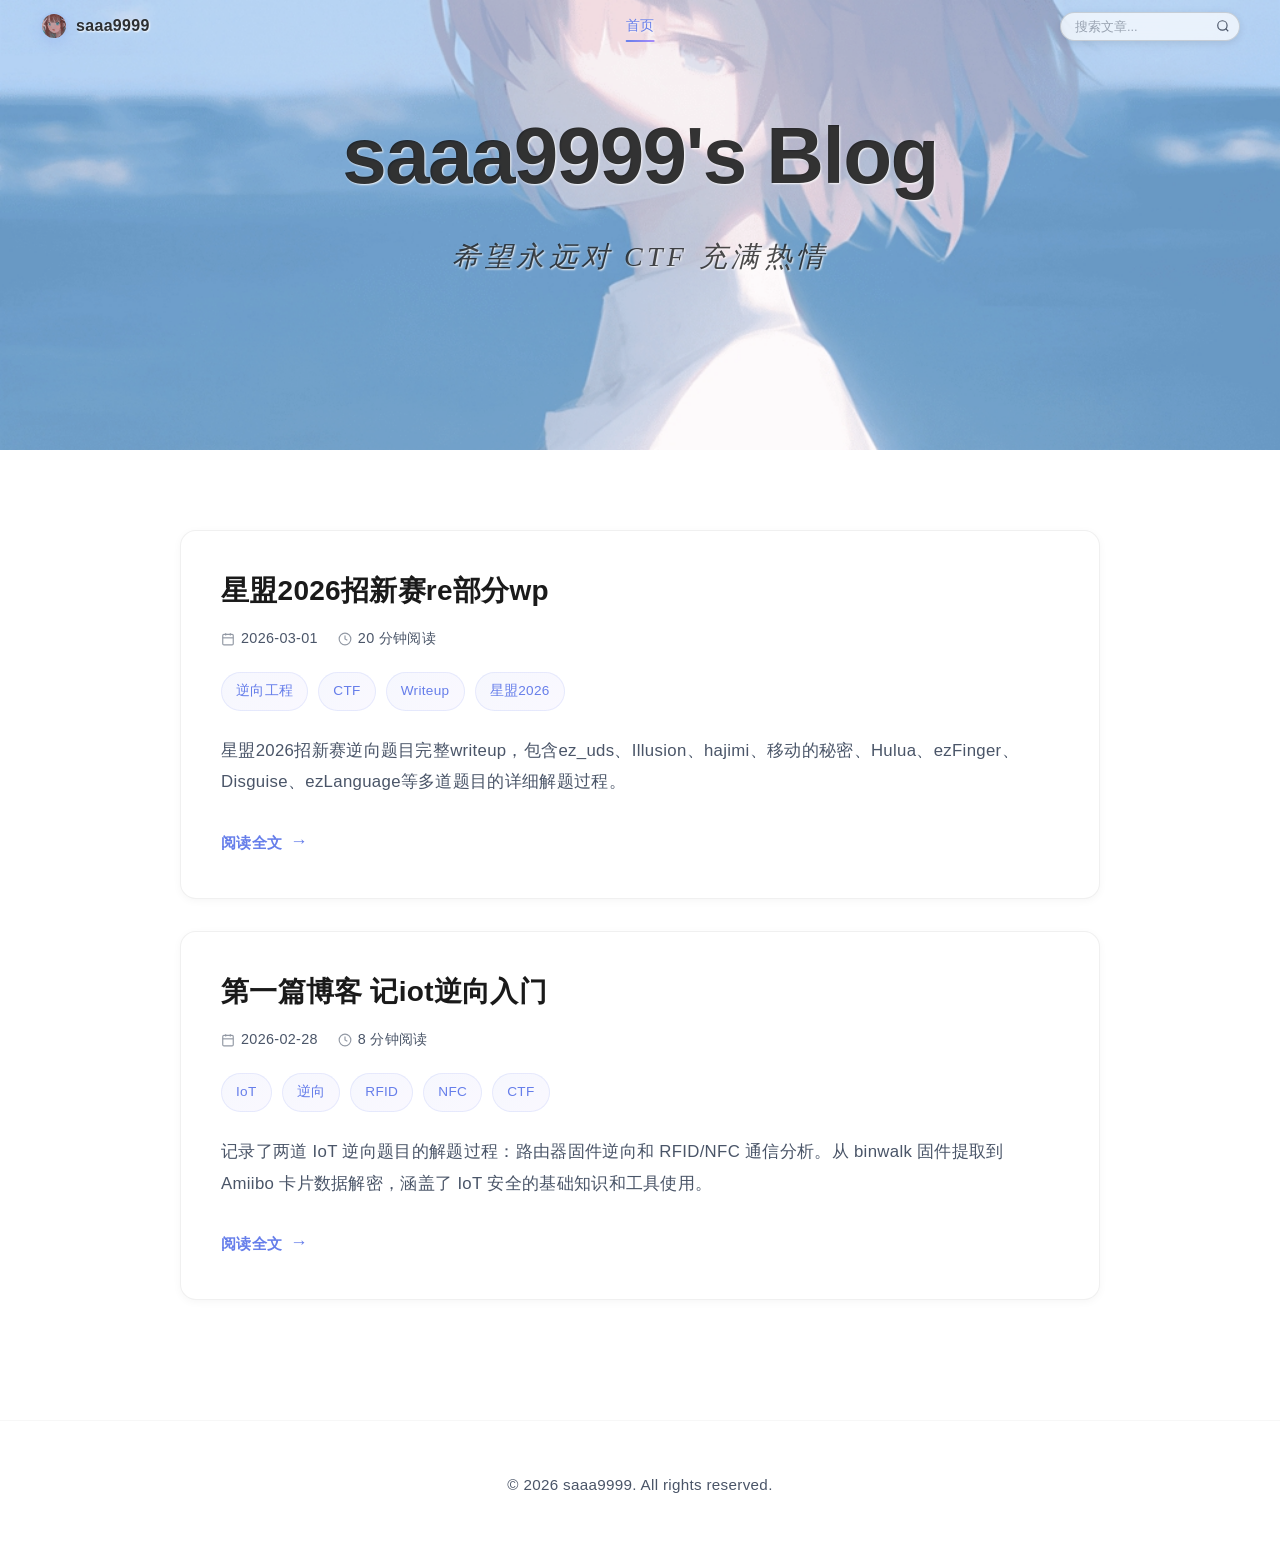
<file: index.html>
<!DOCTYPE html>
<html lang="zh-CN">
<head>
    <meta charset="UTF-8">
    <meta name="viewport" content="width=device-width, initial-scale=1.0">
    <title>saaa9999's Blog</title>
    <link rel="icon" type="image/jpeg" href="avatar.jpg">
    <link rel="stylesheet" href="style.css">
</head>
<body>
    <main class="container main-container">
        <div class="content-wrapper">
            <div class="main-content">
                <div class="hero-section">
                    <video class="hero-video" autoplay loop muted playsinline preload="auto" poster="hero-bg.jpg">
                        <source src="20260228-0730-25.1806855.mp4" type="video/mp4">
                        您的浏览器不支持视频播放
                    </video>
                    <header>
                        <div class="header-content">
                            <div class="site-logo">
                                <img src="avatar.jpg" alt="saaa9999">
                                <span>saaa9999</span>
                            </div>
                            <nav class="main-nav">
                                <a href="index.html" class="nav-link active">首页</a>
                            </nav>
                            <div class="search-box">
                                <input type="text" id="search-input" placeholder="搜索文章...">
                                <svg class="search-icon" width="18" height="18" viewBox="0 0 24 24" fill="none" stroke="currentColor" stroke-width="2">
                                    <circle cx="11" cy="11" r="8"></circle>
                                    <path d="m21 21-4.35-4.35"></path>
                                </svg>
                            </div>
                        </div>
                    </header>
                    <h1 class="hero-title">saaa9999's Blog</h1>
                    <p class="hero-subtitle">希望永远对 CTF 充满热情</p>
                </div>
                <div id="posts-container">
                    <!-- 文章列表将通过 JavaScript 动态加载 -->
                </div>
                <div id="pagination"></div>
            </div>
        </div>
    </main>

    <footer>
        <div class="container">
            <p>&copy; 2026 saaa9999. All rights reserved.</p>
        </div>
    </footer>

    <script src="script.js?v=3"></script>
</body>
</html>
</file>
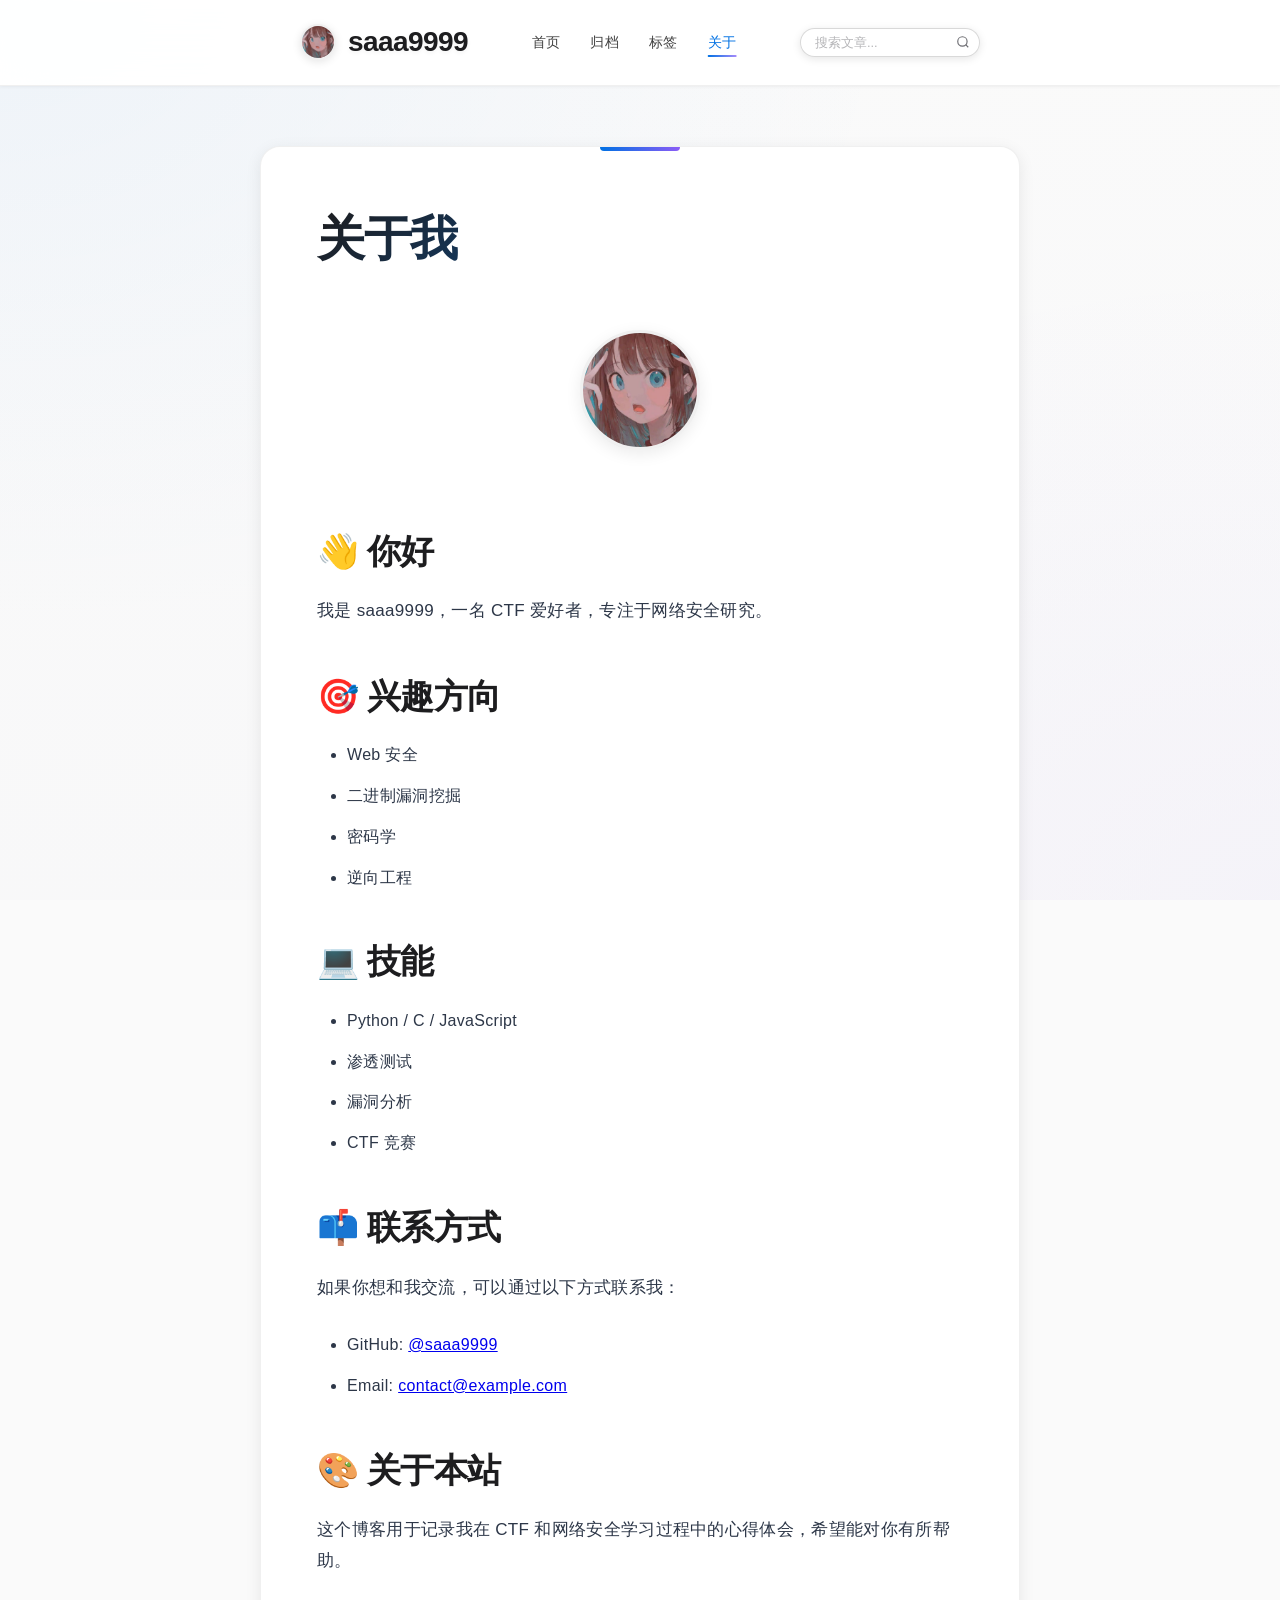
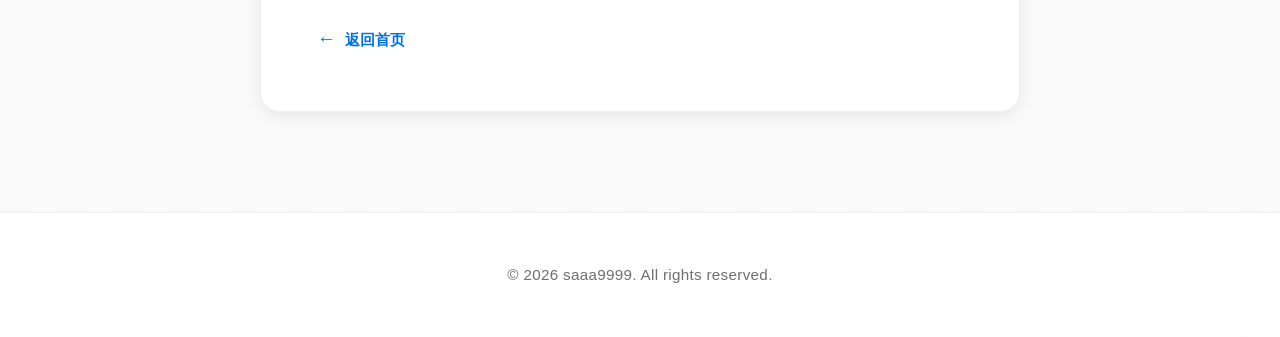
<file: about.html>
<!DOCTYPE html>
<html lang="zh-CN">
<head>
    <meta charset="UTF-8">
    <meta name="viewport" content="width=device-width, initial-scale=1.0">
    <title>关于 - saaa9999's Blog</title>
    <link rel="stylesheet" href="style.css">
    <link rel="stylesheet" href="post-style.css">
</head>
<body>
    <header>
        <div class="container">
            <div class="header-content">
                <div class="site-logo">
                    <img src="avatar.jpg" alt="saaa9999">
                    <a href="index.html" style="color: inherit; text-decoration: none;"><span>saaa9999</span></a>
                </div>
                <nav class="main-nav">
                    <a href="index.html" class="nav-link">首页</a>
                    <a href="archive.html" class="nav-link">归档</a>
                    <a href="tags.html" class="nav-link">标签</a>
                    <a href="about.html" class="nav-link active">关于</a>
                </nav>
                <div class="search-box">
                    <input type="text" id="search-input" placeholder="搜索文章...">
                    <svg class="search-icon" width="18" height="18" viewBox="0 0 24 24" fill="none" stroke="currentColor" stroke-width="2">
                        <circle cx="11" cy="11" r="8"></circle>
                        <path d="m21 21-4.35-4.35"></path>
                    </svg>
                </div>
            </div>
        </div>
    </header>

    <main class="container">
        <article class="post-content" style="max-width: 800px; margin: 40px auto;">
            <h1>关于我</h1>
            <div style="text-align: center; margin: 40px 0;">
                <img src="avatar.jpg" alt="saaa9999" style="width: 120px; height: 120px; border-radius: 50%; border: 3px solid var(--border); box-shadow: var(--shadow-md);">
            </div>
            
            <h2>👋 你好</h2>
            <p>我是 saaa9999，一名 CTF 爱好者，专注于网络安全研究。</p>
            
            <h2>🎯 兴趣方向</h2>
            <ul>
                <li>Web 安全</li>
                <li>二进制漏洞挖掘</li>
                <li>密码学</li>
                <li>逆向工程</li>
            </ul>
            
            <h2>💻 技能</h2>
            <ul>
                <li>Python / C / JavaScript</li>
                <li>渗透测试</li>
                <li>漏洞分析</li>
                <li>CTF 竞赛</li>
            </ul>
            
            <h2>📫 联系方式</h2>
            <p>如果你想和我交流，可以通过以下方式联系我：</p>
            <ul>
                <li>GitHub: <a href="#">@saaa9999</a></li>
                <li>Email: <a href="#">contact@example.com</a></li>
            </ul>
            
            <h2>🎨 关于本站</h2>
            <p>这个博客用于记录我在 CTF 和网络安全学习过程中的心得体会，希望能对你有所帮助。</p>
            
            <div class="back-link">
                <a href="index.html">返回首页</a>
            </div>
        </article>
    </main>

    <footer>
        <div class="container">
            <p>&copy; 2026 saaa9999. All rights reserved.</p>
        </div>
    </footer>
</body>
</html>
</file>
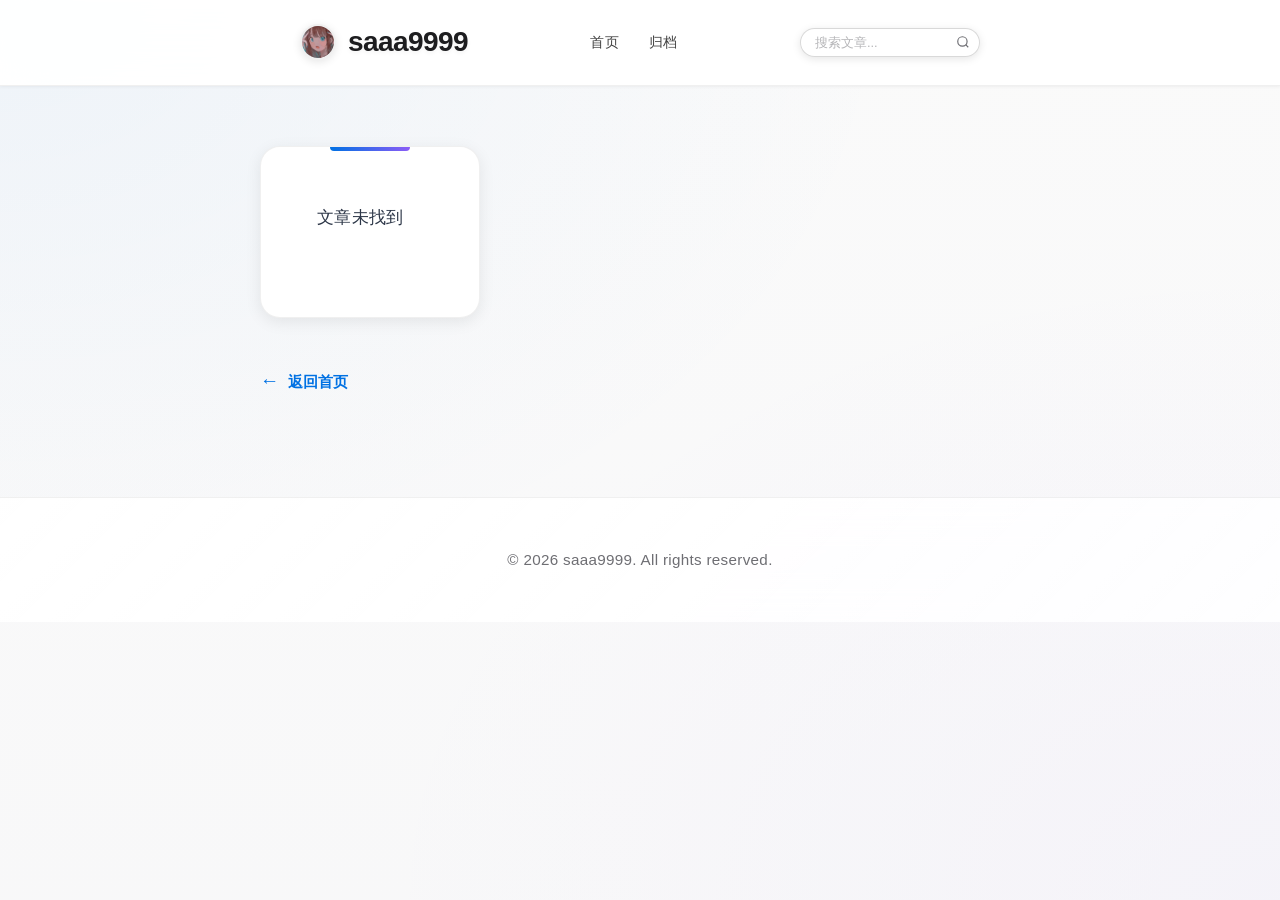
<file: post.html>
<!DOCTYPE html>
<html lang="zh-CN">
<head>
    <meta charset="UTF-8">
    <meta name="viewport" content="width=device-width, initial-scale=1.0">
    <title>文章详情 - saaa9999's Blog</title>
    <link rel="icon" type="image/jpeg" href="avatar.jpg">
    <link rel="stylesheet" href="style.css">
    <link rel="stylesheet" href="post-style.css">
    <link rel="stylesheet" href="prism.css">
</head>
<body>
    <header>
        <div class="container">
            <div class="header-content">
                <div class="site-logo">
                    <img src="avatar.jpg" alt="saaa9999">
                    <a href="index.html" style="color: inherit; text-decoration: none;"><span>saaa9999</span></a>
                </div>
                <nav class="main-nav">
                    <a href="index.html" class="nav-link">首页</a>
                    <a href="archive.html" class="nav-link">归档</a>
                </nav>
                <div class="search-box">
                    <input type="text" id="search-input" placeholder="搜索文章...">
                    <svg class="search-icon" width="18" height="18" viewBox="0 0 24 24" fill="none" stroke="currentColor" stroke-width="2">
                        <circle cx="11" cy="11" r="8"></circle>
                        <path d="m21 21-4.35-4.35"></path>
                    </svg>
                </div>
            </div>
        </div>
    </header>

    <main class="container">
        <div class="post-layout">
            <aside class="table-of-contents">
                <div class="toc-header">目录</div>
                <nav id="toc-nav"></nav>
            </aside>
            <article class="post-content">
                <div id="post-detail">
                    <!-- 文章内容将通过 JavaScript 动态加载 -->
                </div>
            </article>
        </div>
        <div class="back-link">
            <a href="index.html">返回首页</a>
        </div>
    </main>

    <footer>
        <div class="container">
            <p>&copy; 2026 saaa9999. All rights reserved.</p>
        </div>
    </footer>

    <script src="post-script.js"></script>
    <script src="prism.js"></script>
</body>
</html>
</file>
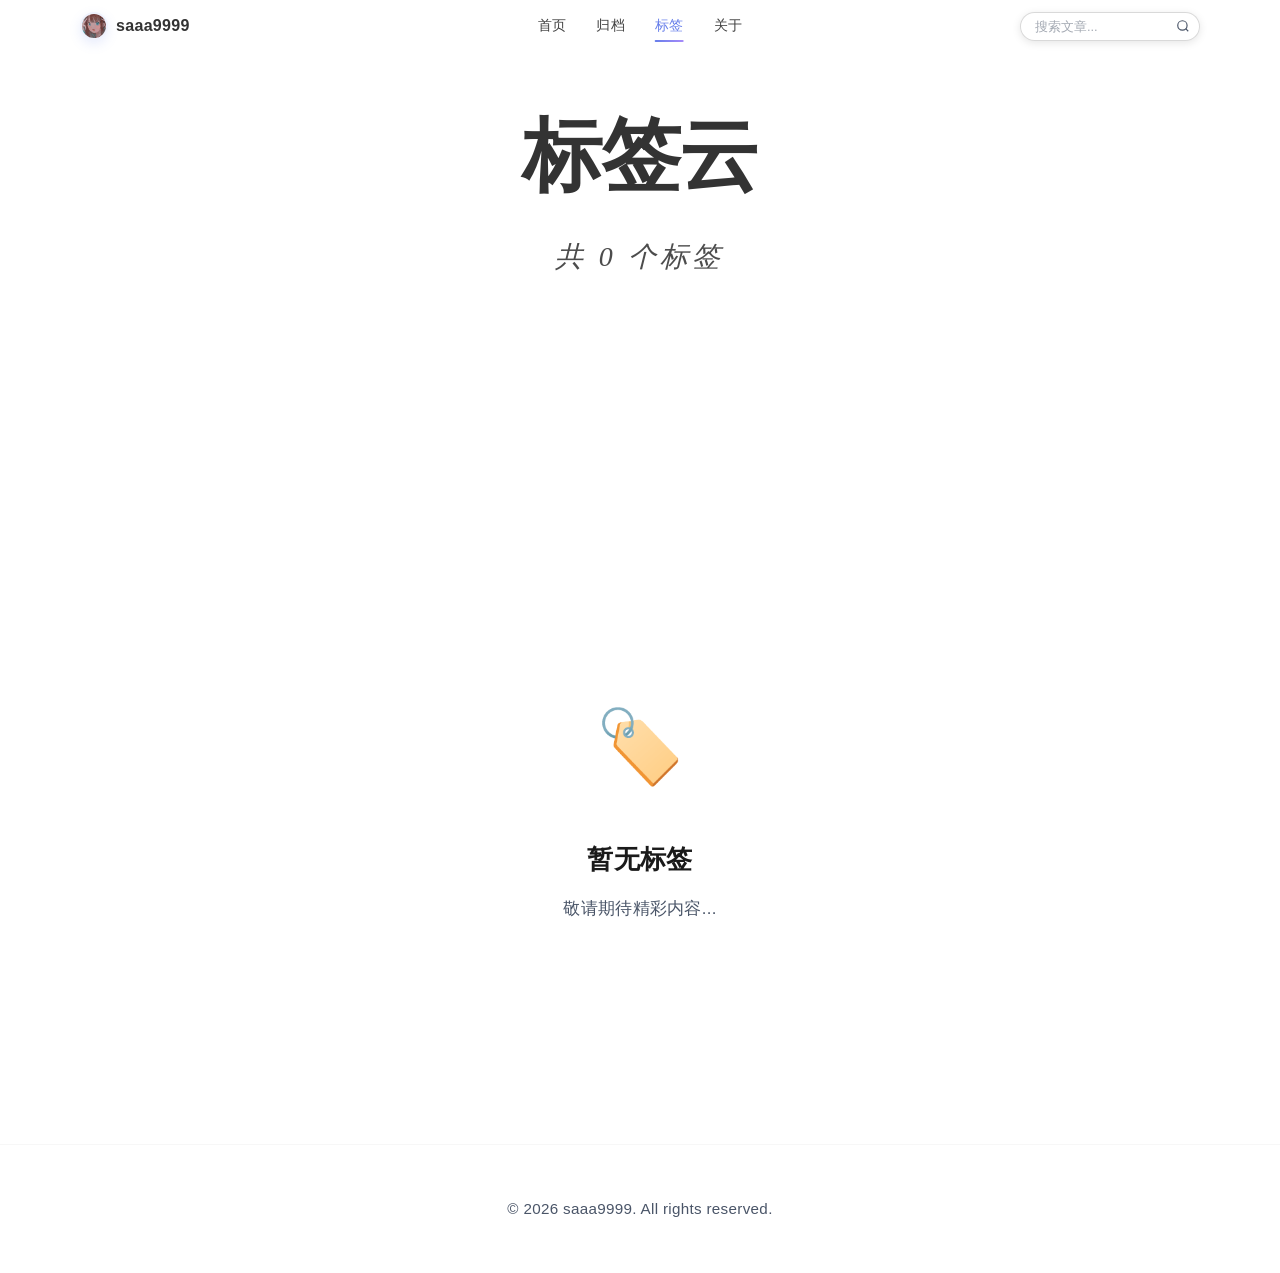
<file: tags.html>
<!DOCTYPE html>
<html lang="zh-CN">
<head>
    <meta charset="UTF-8">
    <meta name="viewport" content="width=device-width, initial-scale=1.0">
    <title>标签 - saaa9999's Blog</title>
    <link rel="stylesheet" href="style.css">
</head>
<body>
    <header>
        <div class="container">
            <div class="header-content">
                <div class="site-logo">
                    <img src="avatar.jpg" alt="saaa9999">
                    <span>saaa9999</span>
                </div>
                <nav class="main-nav">
                    <a href="index.html" class="nav-link">首页</a>
                    <a href="archive.html" class="nav-link">归档</a>
                    <a href="tags.html" class="nav-link active">标签</a>
                    <a href="about.html" class="nav-link">关于</a>
                </nav>
                <div class="search-box">
                    <input type="text" id="search-input" placeholder="搜索文章...">
                    <svg class="search-icon" width="18" height="18" viewBox="0 0 24 24" fill="none" stroke="currentColor" stroke-width="2">
                        <circle cx="11" cy="11" r="8"></circle>
                        <path d="m21 21-4.35-4.35"></path>
                    </svg>
                </div>
            </div>
        </div>
    </header>

    <main class="container">
        <div class="hero-section">
            <h1 class="hero-title">标签云</h1>
            <p class="hero-subtitle">共 <span id="tags-count">0</span> 个标签</p>
        </div>
        <div id="tags-container" style="max-width: 800px; margin: 0 auto;"></div>
    </main>

    <footer>
        <div class="container">
            <p>&copy; 2026 saaa9999. All rights reserved.</p>
        </div>
    </footer>

    <script src="tags-script.js"></script>
</body>
</html>
</file>
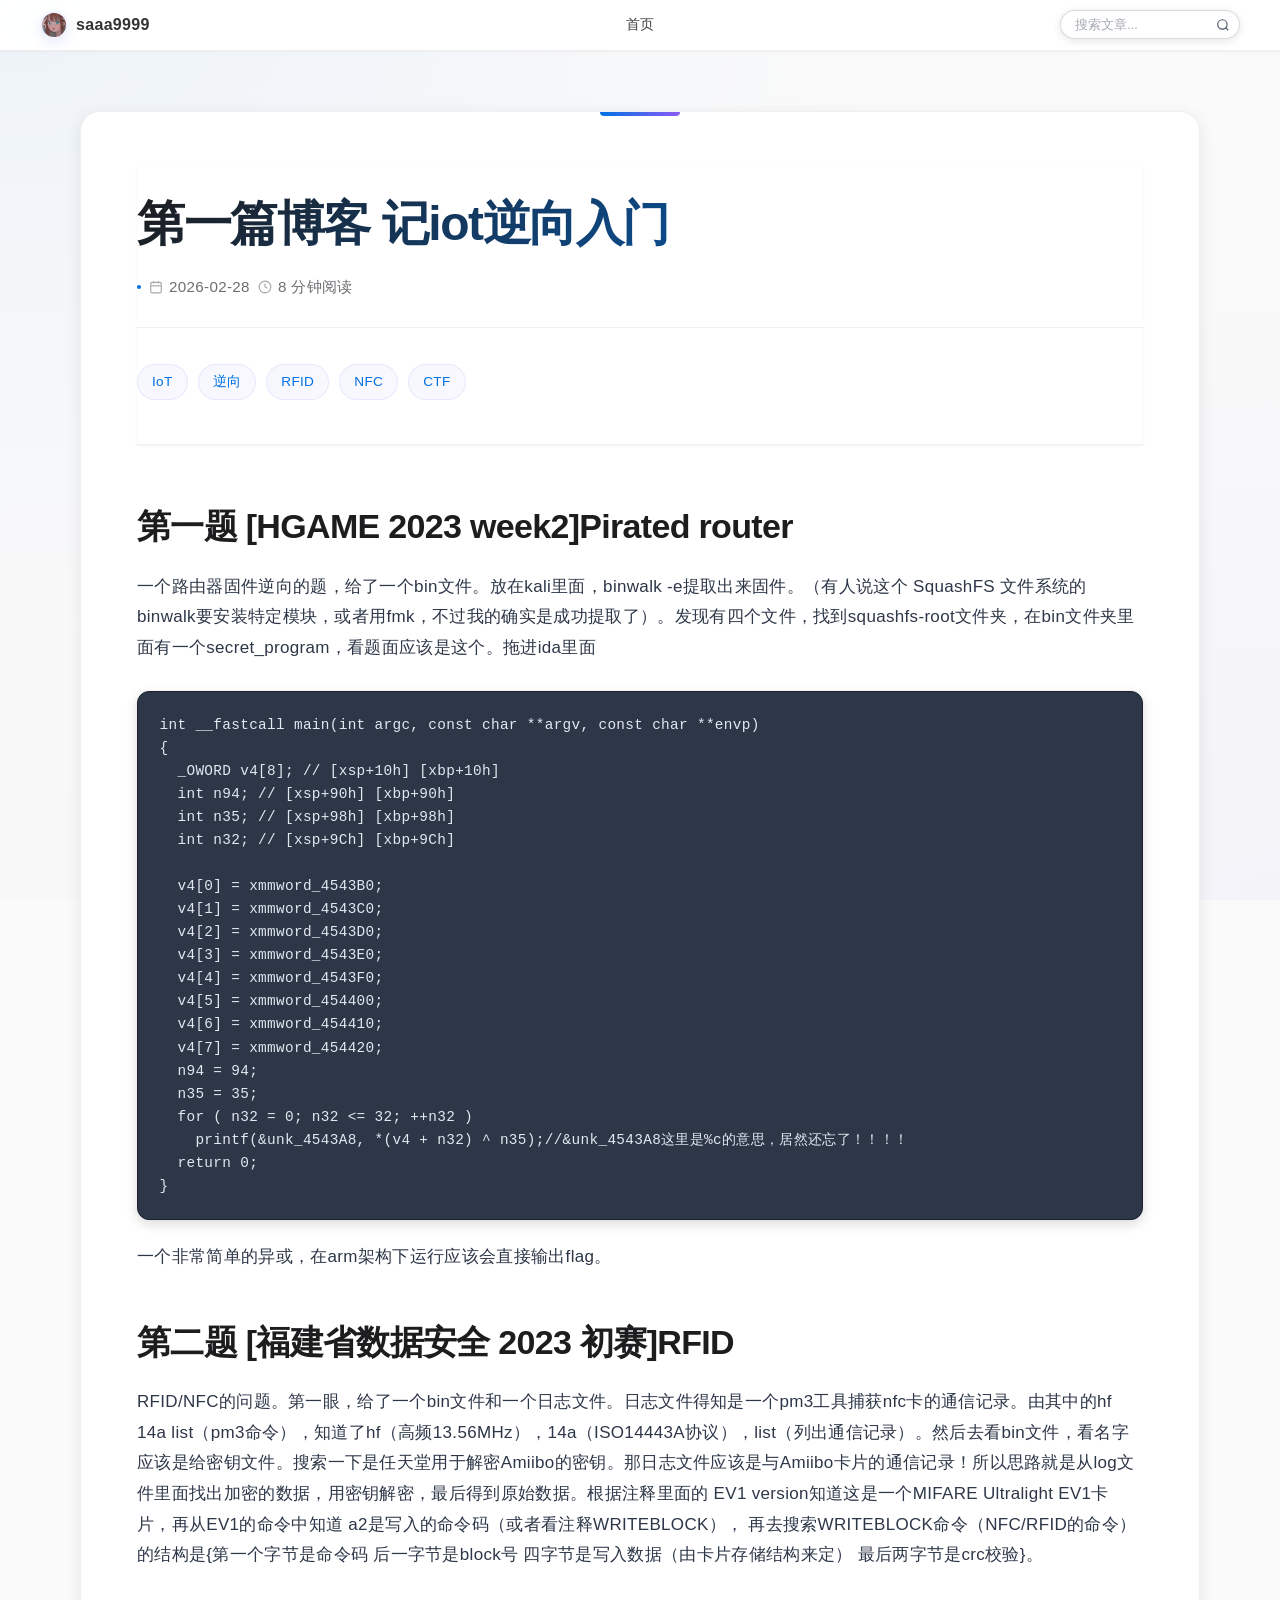
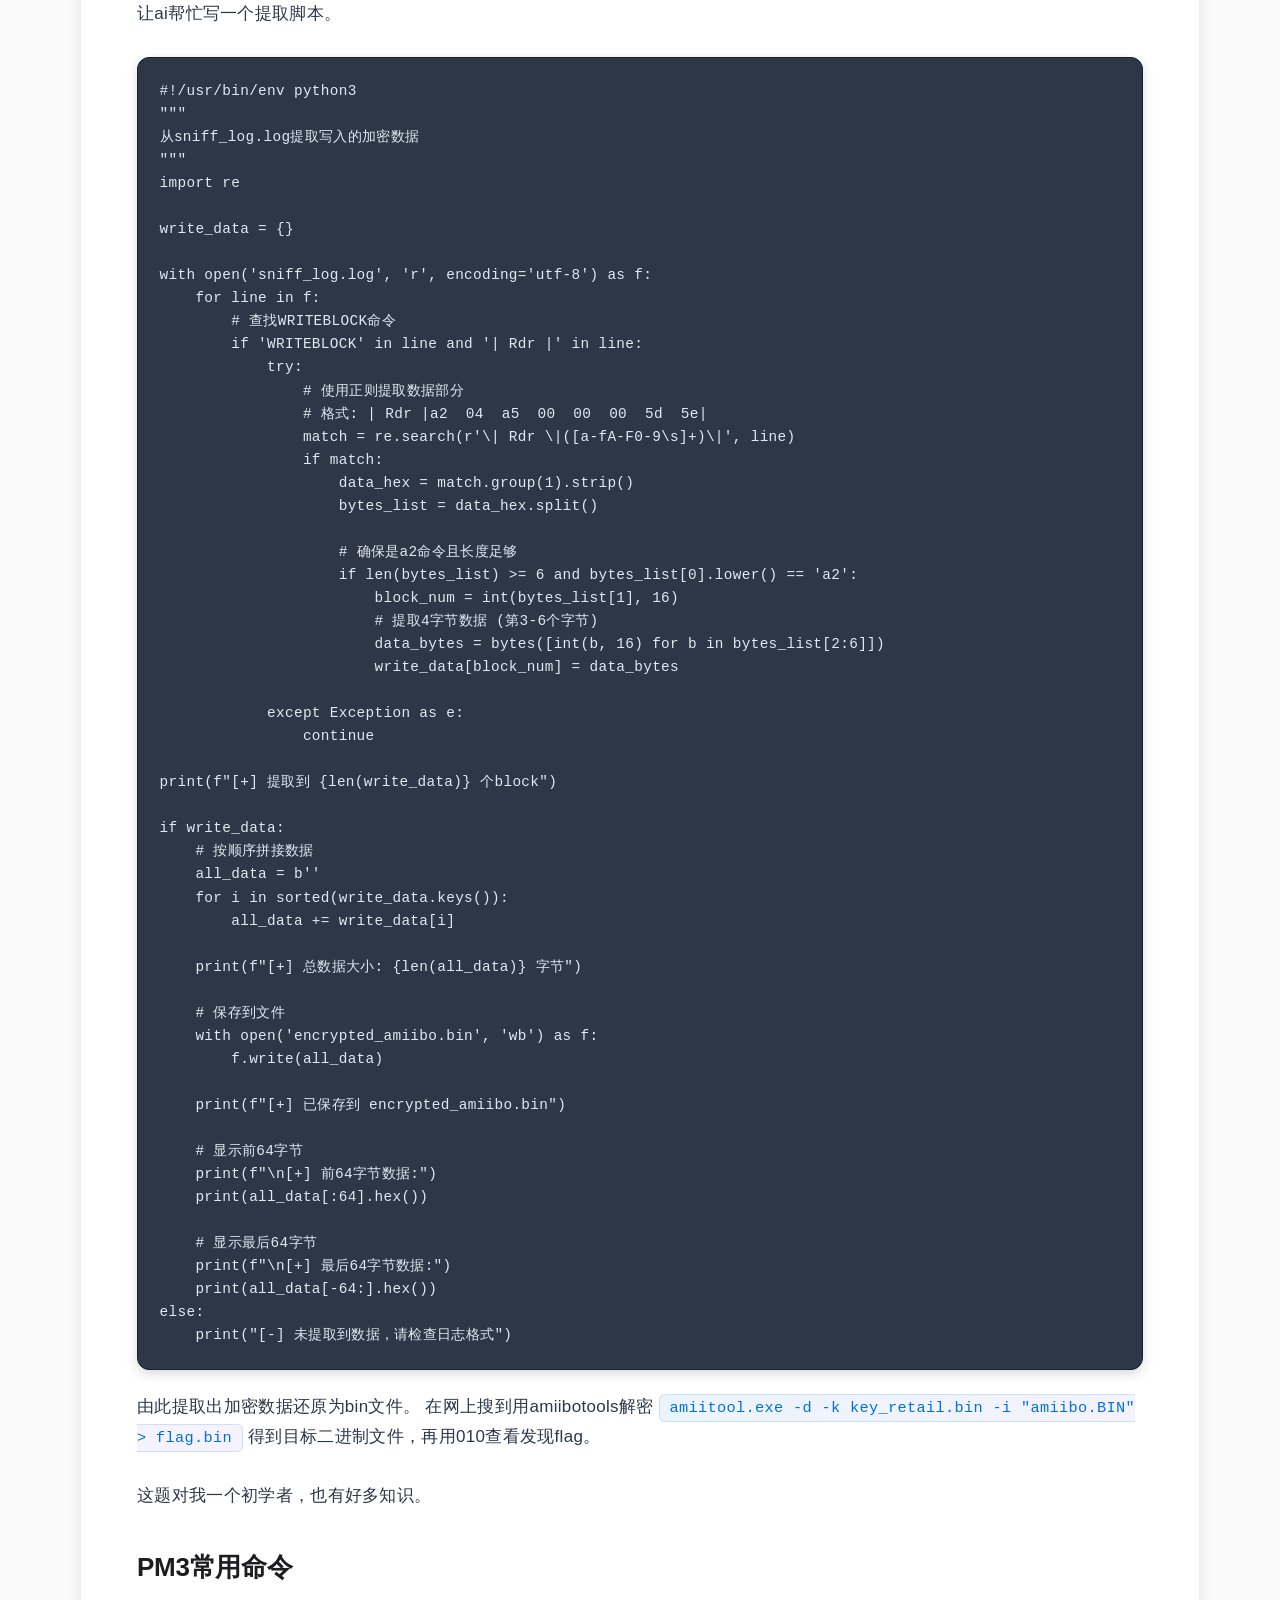
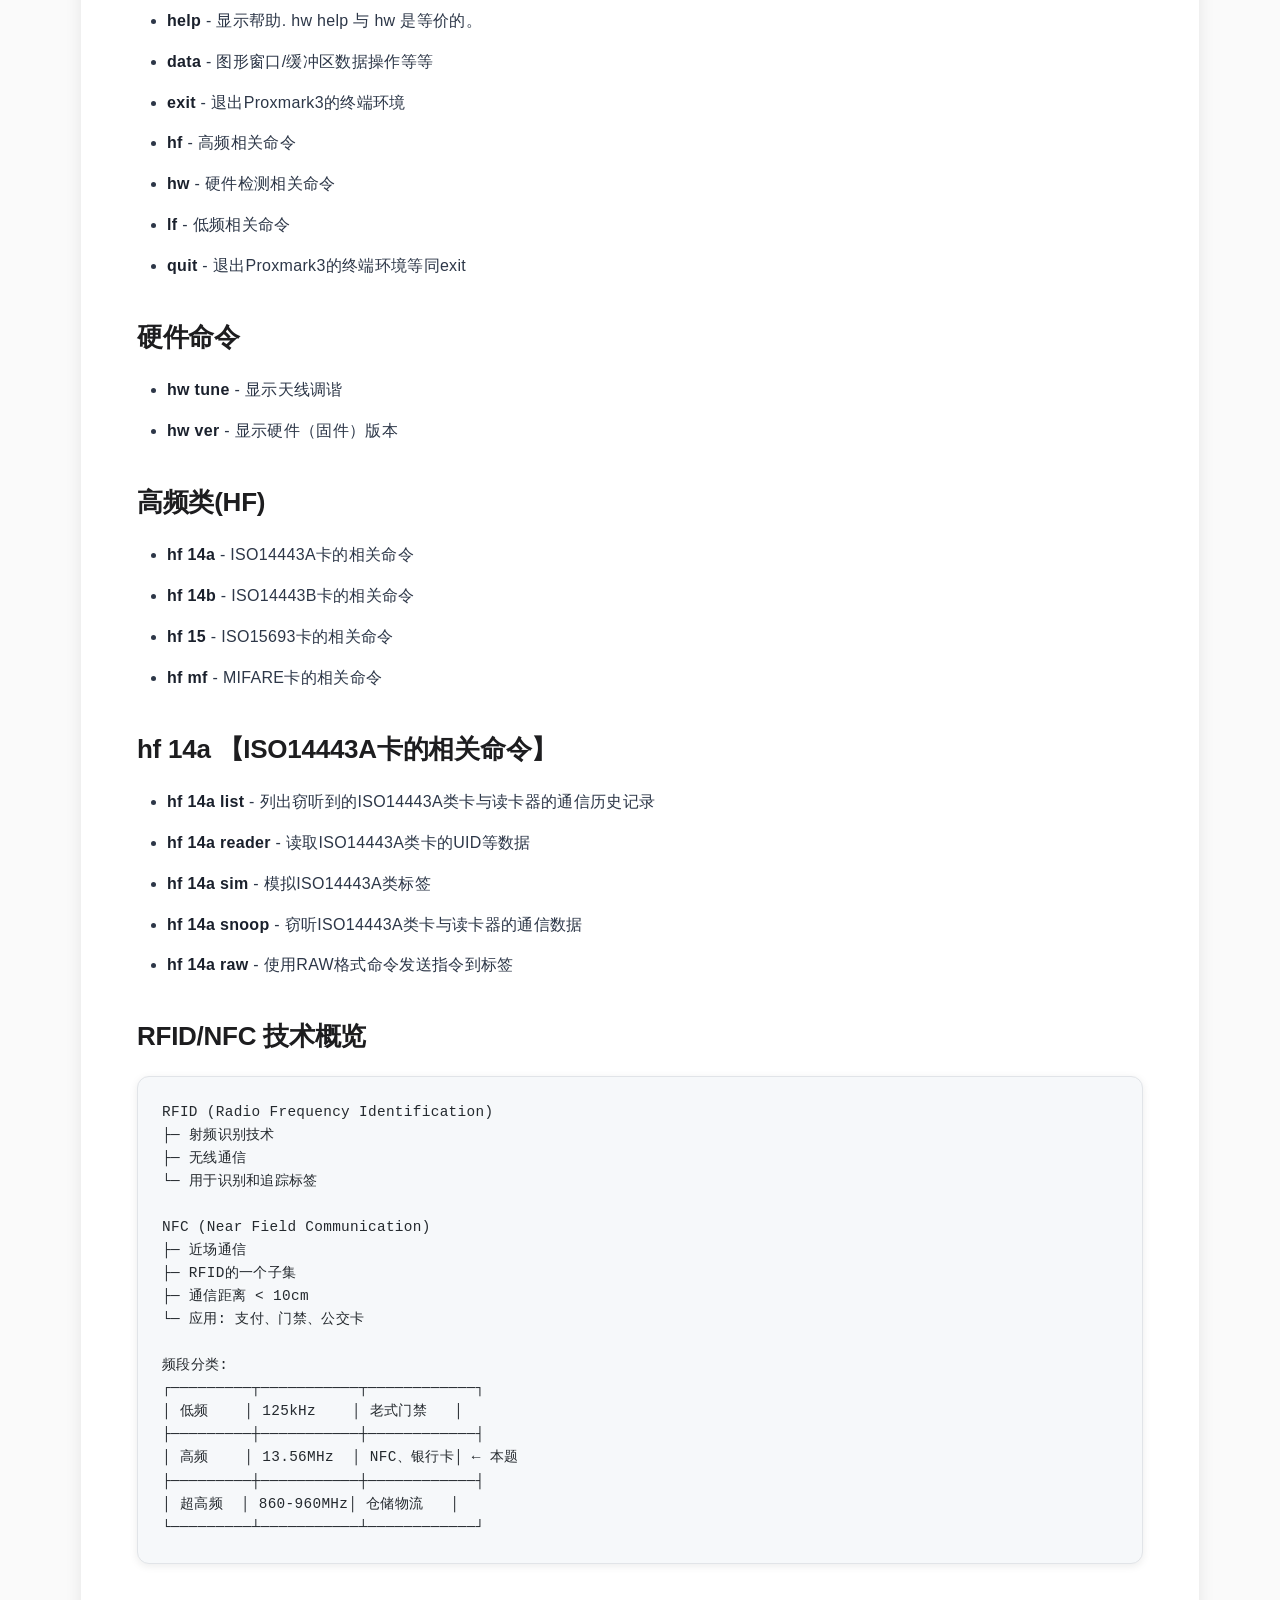
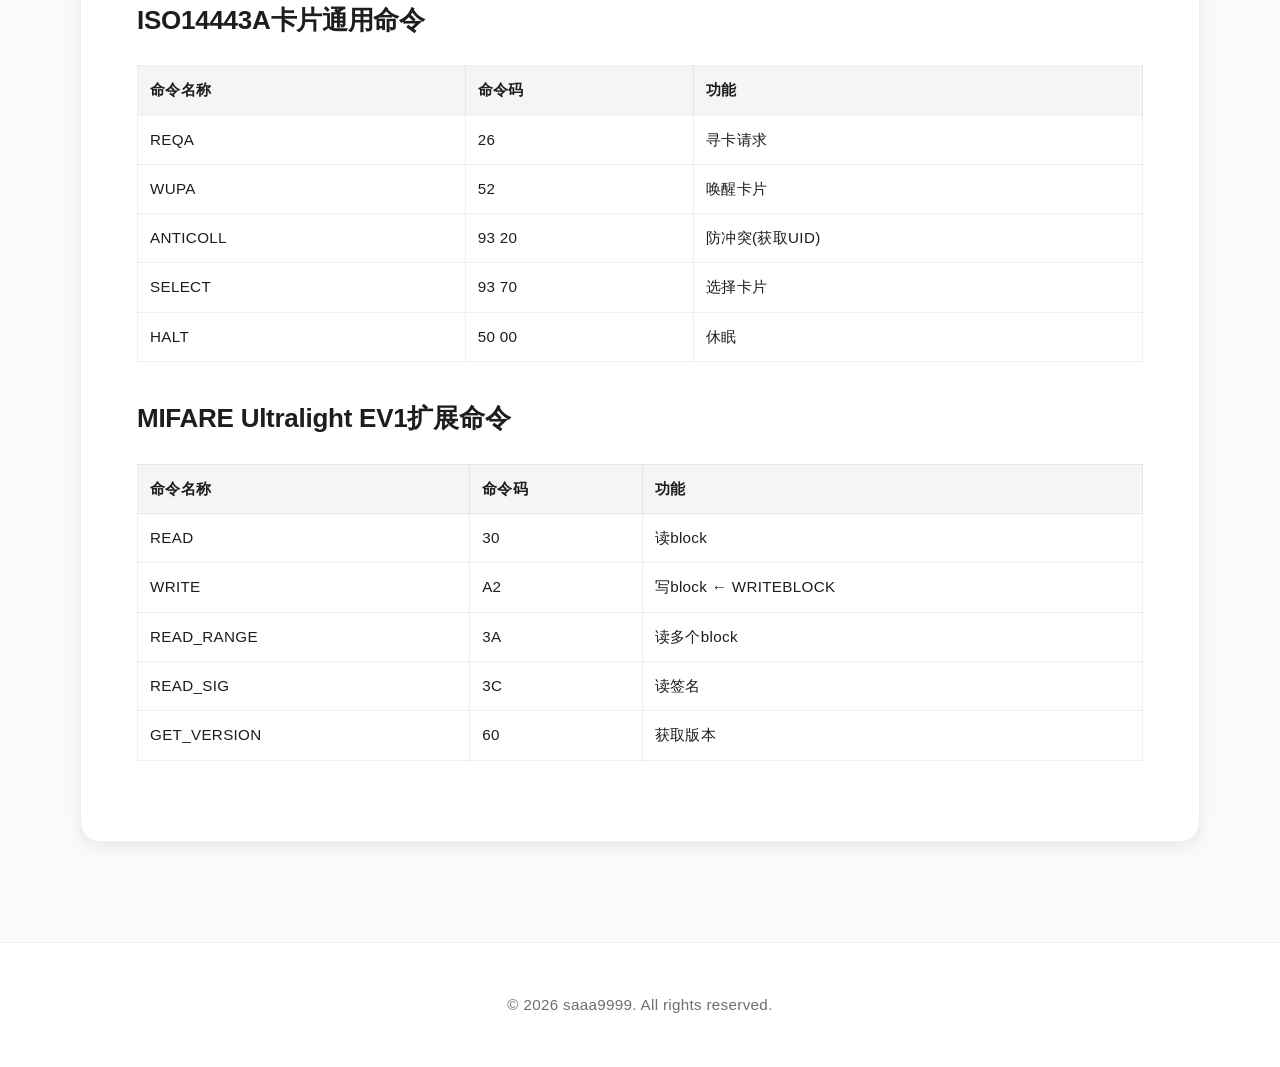
<file: posts/post-1.html>
<!DOCTYPE html>
<html lang="zh-CN">
<head>
    <meta charset="UTF-8">
    <meta name="viewport" content="width=device-width, initial-scale=1.0">
    <title>第一篇博客 记iot逆向入门 - saaa9999's Blog</title>
    <link rel="icon" type="image/jpeg" href="../avatar.jpg">
    <link rel="stylesheet" href="../style.css">
    <link rel="stylesheet" href="../post-style.css">
    <link rel="stylesheet" href="../prism.css">
</head>
<body>
    <header class="post-page-header">
        <div class="header-content">
            <div class="site-logo">
                <img src="../avatar.jpg" alt="saaa9999">
                <span>saaa9999</span>
            </div>
            <nav class="main-nav">
                <a href="../index.html" class="nav-link">首页</a>
            </nav>
            <div class="search-box">
                <input type="text" id="search-input" placeholder="搜索文章...">
                <svg class="search-icon" width="18" height="18" viewBox="0 0 24 24" fill="none" stroke="currentColor" stroke-width="2">
                    <circle cx="11" cy="11" r="8"></circle>
                    <path d="m21 21-4.35-4.35"></path>
                </svg>
            </div>
        </div>
    </header>

    <main class="post-page-container">
        <article class="post-content">
            <header class="post-header">
                <h1 class="post-title">第一篇博客 记iot逆向入门</h1>
                <div class="post-meta">
                    <span class="meta-item">
                        <svg width="14" height="14" viewBox="0 0 24 24" fill="none" stroke="currentColor" stroke-width="2">
                            <rect x="3" y="4" width="18" height="18" rx="2" ry="2"></rect>
                            <line x1="16" y1="2" x2="16" y2="6"></line>
                            <line x1="8" y1="2" x2="8" y2="6"></line>
                            <line x1="3" y1="10" x2="21" y2="10"></line>
                        </svg>
                        2026-02-28
                    </span>
                    <span class="meta-item">
                        <svg width="14" height="14" viewBox="0 0 24 24" fill="none" stroke="currentColor" stroke-width="2">
                            <circle cx="12" cy="12" r="10"></circle>
                            <polyline points="12 6 12 12 16 14"></polyline>
                        </svg>
                        8 分钟阅读
                    </span>
                </div>
                <div class="post-tags">
                    <span class="tag">IoT</span>
                    <span class="tag">逆向</span>
                    <span class="tag">RFID</span>
                    <span class="tag">NFC</span>
                    <span class="tag">CTF</span>
                </div>
            </header>

            <div class="post-body">
                <h2>第一题 [HGAME 2023 week2]Pirated router</h2>
                
                <p>一个路由器固件逆向的题，给了一个bin文件。放在kali里面，binwalk -e提取出来固件。（有人说这个 SquashFS 文件系统的binwalk要安装特定模块，或者用fmk，不过我的确实是成功提取了）。发现有四个文件，找到squashfs-root文件夹，在bin文件夹里面有一个secret_program，看题面应该是这个。拖进ida里面</p>

                <pre><code class="language-c">int __fastcall main(int argc, const char **argv, const char **envp)
{
  _OWORD v4[8]; // [xsp+10h] [xbp+10h]
  int n94; // [xsp+90h] [xbp+90h]
  int n35; // [xsp+98h] [xbp+98h]
  int n32; // [xsp+9Ch] [xbp+9Ch]

  v4[0] = xmmword_4543B0;
  v4[1] = xmmword_4543C0;
  v4[2] = xmmword_4543D0;
  v4[3] = xmmword_4543E0;
  v4[4] = xmmword_4543F0;
  v4[5] = xmmword_454400;
  v4[6] = xmmword_454410;
  v4[7] = xmmword_454420;
  n94 = 94;
  n35 = 35;
  for ( n32 = 0; n32 <= 32; ++n32 )
    printf(&unk_4543A8, *(v4 + n32) ^ n35);//&unk_4543A8这里是%c的意思，居然还忘了！！！！
  return 0;
}</code></pre>

                <p>一个非常简单的异或，在arm架构下运行应该会直接输出flag。</p>

                <h2>第二题 [福建省数据安全 2023 初赛]RFID</h2>

                <p>RFID/NFC的问题。第一眼，给了一个bin文件和一个日志文件。日志文件得知是一个pm3工具捕获nfc卡的通信记录。由其中的hf 14a list（pm3命令），知道了hf（高频13.56MHz），14a（ISO14443A协议），list（列出通信记录）。然后去看bin文件，看名字应该是给密钥文件。搜索一下是任天堂用于解密Amiibo的密钥。那日志文件应该是与Amiibo卡片的通信记录！所以思路就是从log文件里面找出加密的数据，用密钥解密，最后得到原始数据。根据注释里面的 EV1 version知道这是一个MIFARE Ultralight EV1卡片，再从EV1的命令中知道 a2是写入的命令码（或者看注释WRITEBLOCK）， 再去搜索WRITEBLOCK命令（NFC/RFID的命令）的结构是{第一个字节是命令码 后一字节是block号 四字节是写入数据（由卡片存储结构来定） 最后两字节是crc校验}。</p>

                <p>让ai帮忙写一个提取脚本。</p>

                <pre><code class="language-python">#!/usr/bin/env python3
"""
从sniff_log.log提取写入的加密数据
"""
import re

write_data = {}

with open('sniff_log.log', 'r', encoding='utf-8') as f:
    for line in f:
        # 查找WRITEBLOCK命令
        if 'WRITEBLOCK' in line and '| Rdr |' in line:
            try:
                # 使用正则提取数据部分
                # 格式: | Rdr |a2  04  a5  00  00  00  5d  5e|
                match = re.search(r'\| Rdr \|([a-fA-F0-9\s]+)\|', line)
                if match:
                    data_hex = match.group(1).strip()
                    bytes_list = data_hex.split()
                  
                    # 确保是a2命令且长度足够
                    if len(bytes_list) >= 6 and bytes_list[0].lower() == 'a2':
                        block_num = int(bytes_list[1], 16)
                        # 提取4字节数据 (第3-6个字节)
                        data_bytes = bytes([int(b, 16) for b in bytes_list[2:6]])
                        write_data[block_num] = data_bytes
                      
            except Exception as e:
                continue

print(f"[+] 提取到 {len(write_data)} 个block")

if write_data:
    # 按顺序拼接数据
    all_data = b''
    for i in sorted(write_data.keys()):
        all_data += write_data[i]
  
    print(f"[+] 总数据大小: {len(all_data)} 字节")
  
    # 保存到文件
    with open('encrypted_amiibo.bin', 'wb') as f:
        f.write(all_data)
  
    print(f"[+] 已保存到 encrypted_amiibo.bin")
  
    # 显示前64字节
    print(f"\n[+] 前64字节数据:")
    print(all_data[:64].hex())
  
    # 显示最后64字节
    print(f"\n[+] 最后64字节数据:")
    print(all_data[-64:].hex())
else:
    print("[-] 未提取到数据，请检查日志格式")</code></pre>

                <p>由此提取出加密数据还原为bin文件。 在网上搜到用amiibotools解密 <code>amiitool.exe -d -k key_retail.bin -i "amiibo.BIN" > flag.bin</code> 得到目标二进制文件，再用010查看发现flag。</p>

                <p>这题对我一个初学者，也有好多知识。</p>

                <h3>PM3常用命令</h3>
                <ul>
                    <li><strong>help</strong> - 显示帮助. hw help 与 hw 是等价的。</li>
                    <li><strong>data</strong> - 图形窗口/缓冲区数据操作等等</li>
                    <li><strong>exit</strong> - 退出Proxmark3的终端环境</li>
                    <li><strong>hf</strong> - 高频相关命令</li>
                    <li><strong>hw</strong> - 硬件检测相关命令</li>
                    <li><strong>lf</strong> - 低频相关命令</li>
                    <li><strong>quit</strong> - 退出Proxmark3的终端环境等同exit</li>
                </ul>

                <h3>硬件命令</h3>
                <ul>
                    <li><strong>hw tune</strong> - 显示天线调谐</li>
                    <li><strong>hw ver</strong> - 显示硬件（固件）版本</li>
                </ul>

                <h3>高频类(HF)</h3>
                <ul>
                    <li><strong>hf 14a</strong> - ISO14443A卡的相关命令</li>
                    <li><strong>hf 14b</strong> - ISO14443B卡的相关命令</li>
                    <li><strong>hf 15</strong> - ISO15693卡的相关命令</li>
                    <li><strong>hf mf</strong> - MIFARE卡的相关命令</li>
                </ul>

                <h3>hf 14a 【ISO14443A卡的相关命令】</h3>
                <ul>
                    <li><strong>hf 14a list</strong> - 列出窃听到的ISO14443A类卡与读卡器的通信历史记录</li>
                    <li><strong>hf 14a reader</strong> - 读取ISO14443A类卡的UID等数据</li>
                    <li><strong>hf 14a sim</strong> - 模拟ISO14443A类标签</li>
                    <li><strong>hf 14a snoop</strong> - 窃听ISO14443A类卡与读卡器的通信数据</li>
                    <li><strong>hf 14a raw</strong> - 使用RAW格式命令发送指令到标签</li>
                </ul>

                <h3>RFID/NFC 技术概览</h3>
                <pre><code>RFID (Radio Frequency Identification)
├─ 射频识别技术
├─ 无线通信
└─ 用于识别和追踪标签

NFC (Near Field Communication)
├─ 近场通信
├─ RFID的一个子集
├─ 通信距离 < 10cm
└─ 应用: 支付、门禁、公交卡

频段分类:
┌─────────┬───────────┬────────────┐
│ 低频    │ 125kHz    │ 老式门禁   │
├─────────┼───────────┼────────────┤
│ 高频    │ 13.56MHz  │ NFC、银行卡│ ← 本题
├─────────┼───────────┼────────────┤
│ 超高频  │ 860-960MHz│ 仓储物流   │
└─────────┴───────────┴────────────┘</code></pre>

                <h3>ISO14443A卡片通用命令</h3>
                <table>
                    <thead>
                        <tr>
                            <th>命令名称</th>
                            <th>命令码</th>
                            <th>功能</th>
                        </tr>
                    </thead>
                    <tbody>
                        <tr>
                            <td>REQA</td>
                            <td>26</td>
                            <td>寻卡请求</td>
                        </tr>
                        <tr>
                            <td>WUPA</td>
                            <td>52</td>
                            <td>唤醒卡片</td>
                        </tr>
                        <tr>
                            <td>ANTICOLL</td>
                            <td>93 20</td>
                            <td>防冲突(获取UID)</td>
                        </tr>
                        <tr>
                            <td>SELECT</td>
                            <td>93 70</td>
                            <td>选择卡片</td>
                        </tr>
                        <tr>
                            <td>HALT</td>
                            <td>50 00</td>
                            <td>休眠</td>
                        </tr>
                    </tbody>
                </table>

                <h3>MIFARE Ultralight EV1扩展命令</h3>
                <table>
                    <thead>
                        <tr>
                            <th>命令名称</th>
                            <th>命令码</th>
                            <th>功能</th>
                        </tr>
                    </thead>
                    <tbody>
                        <tr>
                            <td>READ</td>
                            <td>30</td>
                            <td>读block</td>
                        </tr>
                        <tr>
                            <td>WRITE</td>
                            <td>A2</td>
                            <td>写block ← WRITEBLOCK</td>
                        </tr>
                        <tr>
                            <td>READ_RANGE</td>
                            <td>3A</td>
                            <td>读多个block</td>
                        </tr>
                        <tr>
                            <td>READ_SIG</td>
                            <td>3C</td>
                            <td>读签名</td>
                        </tr>
                        <tr>
                            <td>GET_VERSION</td>
                            <td>60</td>
                            <td>获取版本</td>
                        </tr>
                    </tbody>
                </table>
            </div>
        </article>
    </main>

    <footer>
        <div class="container">
            <p>&copy; 2026 saaa9999. All rights reserved.</p>
        </div>
    </footer>

    <script src="../prism.js"></script>
    <script src="../post-script.js"></script>
</body>
</html>
</file>
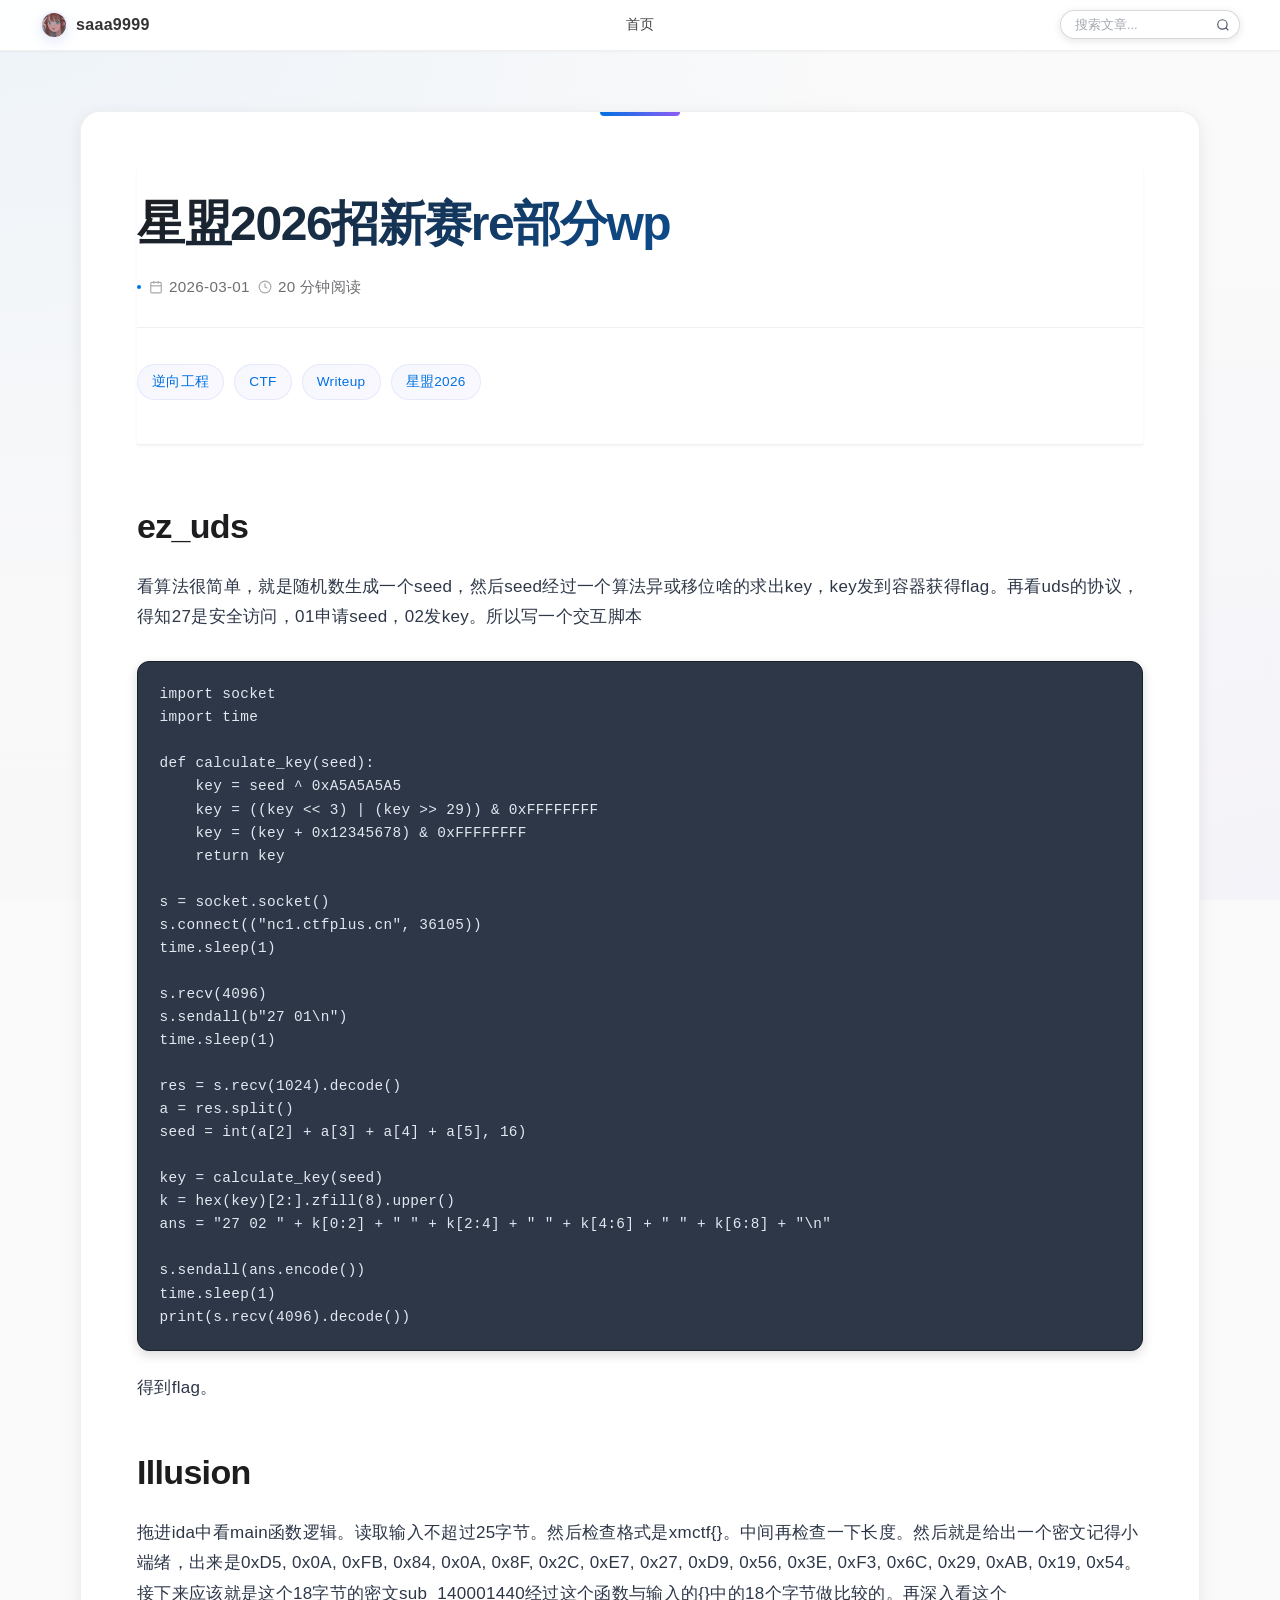
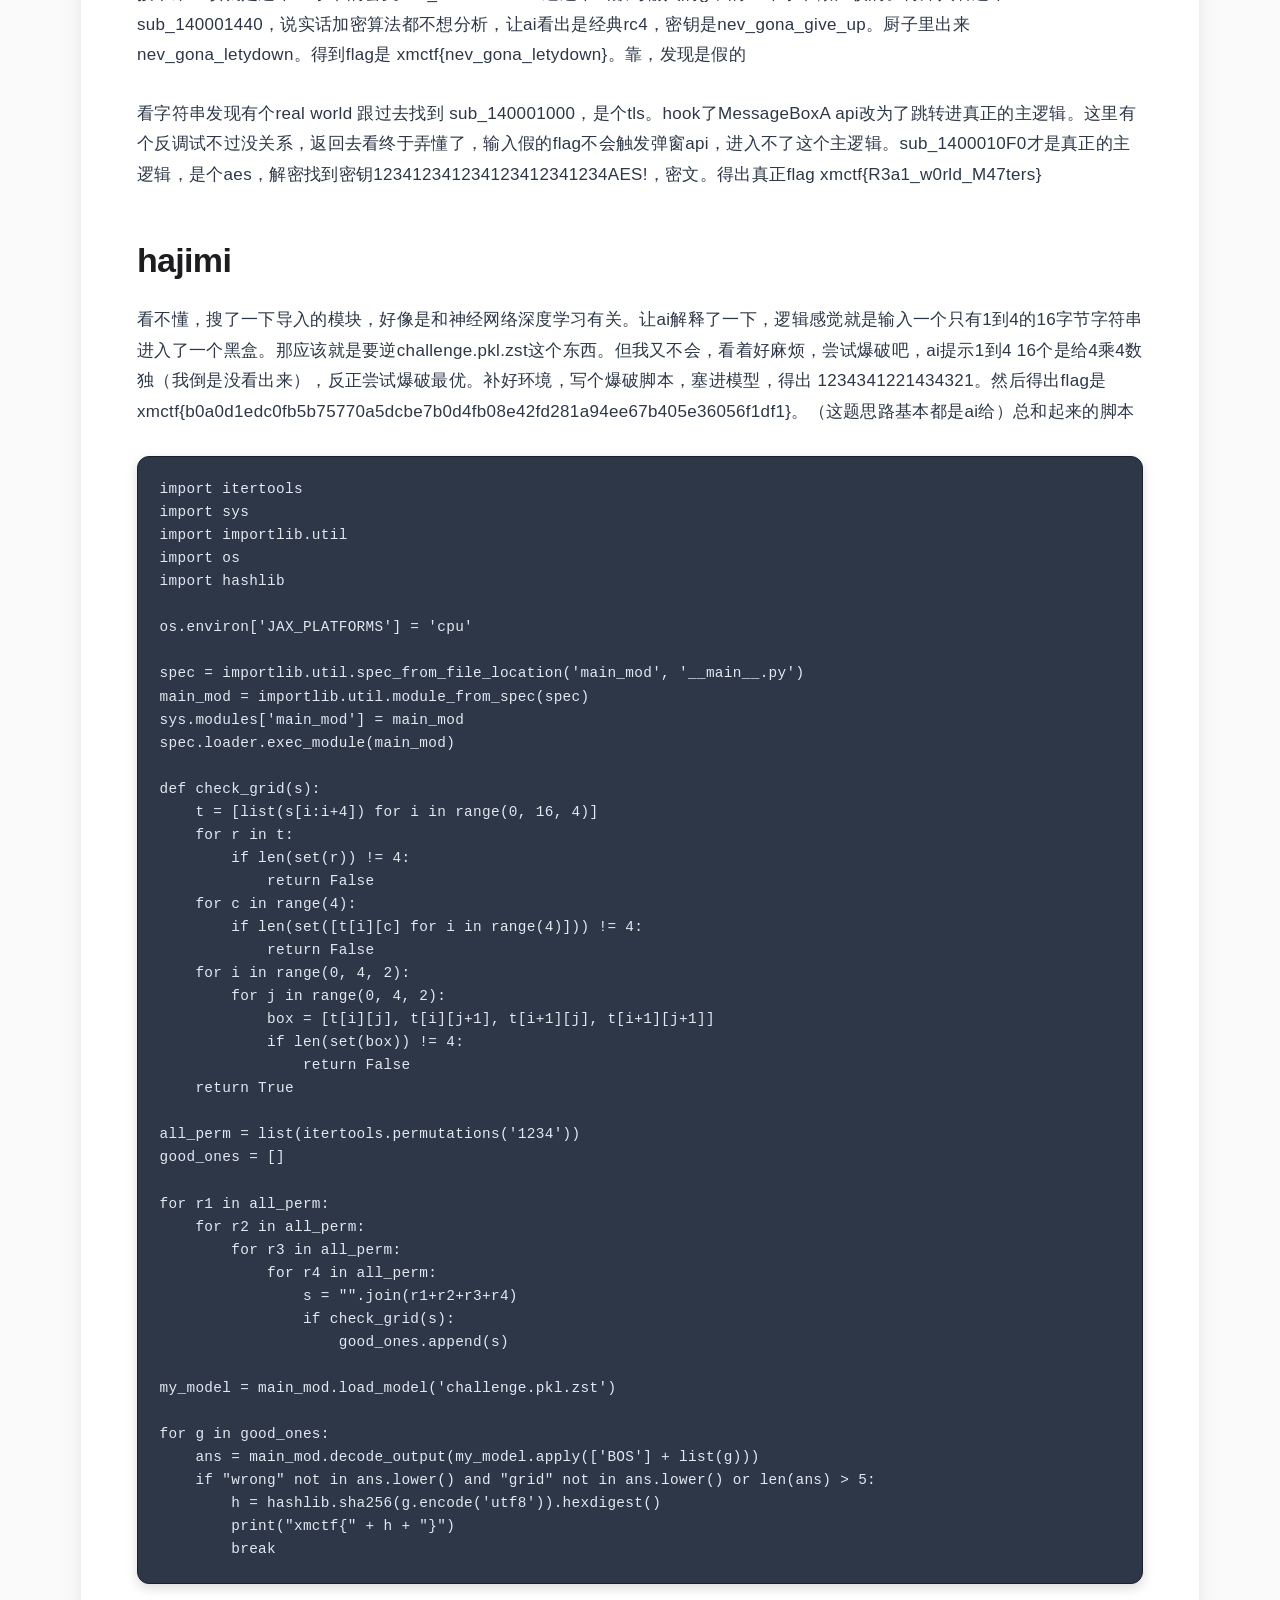
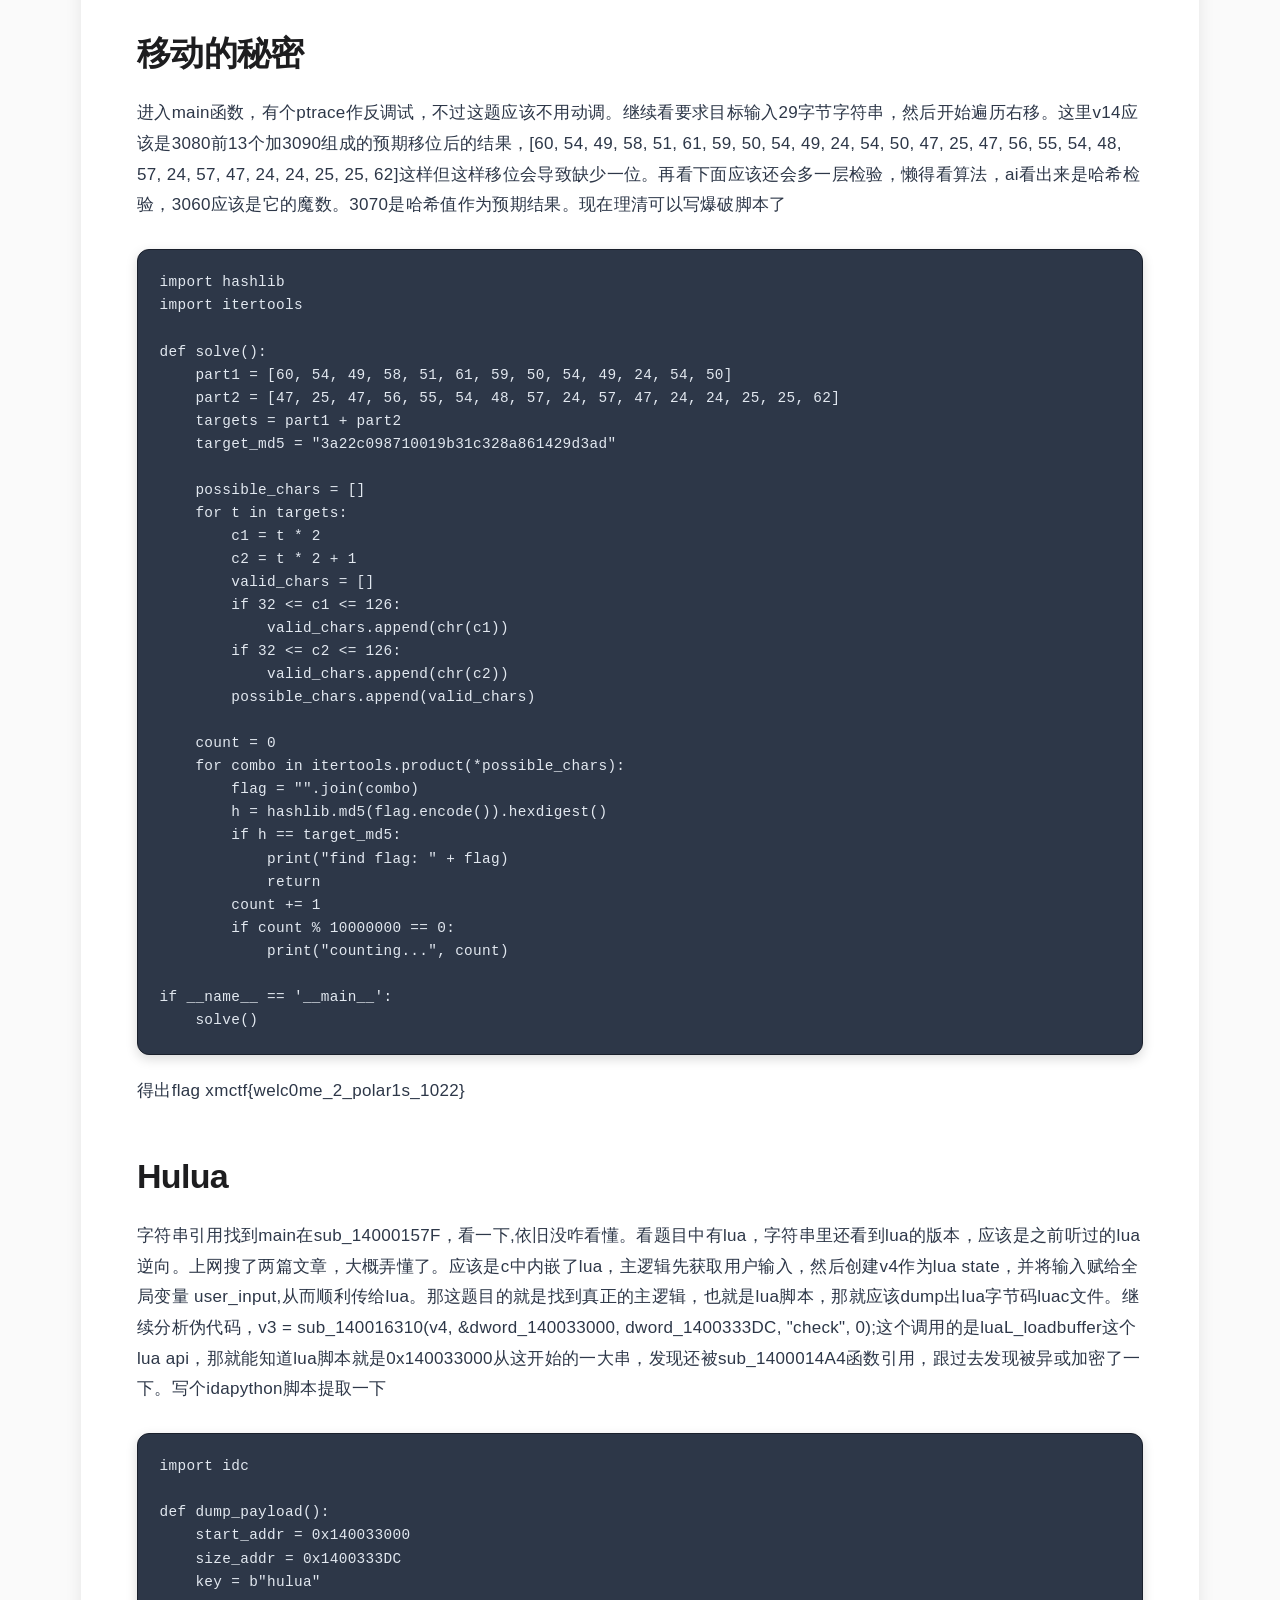
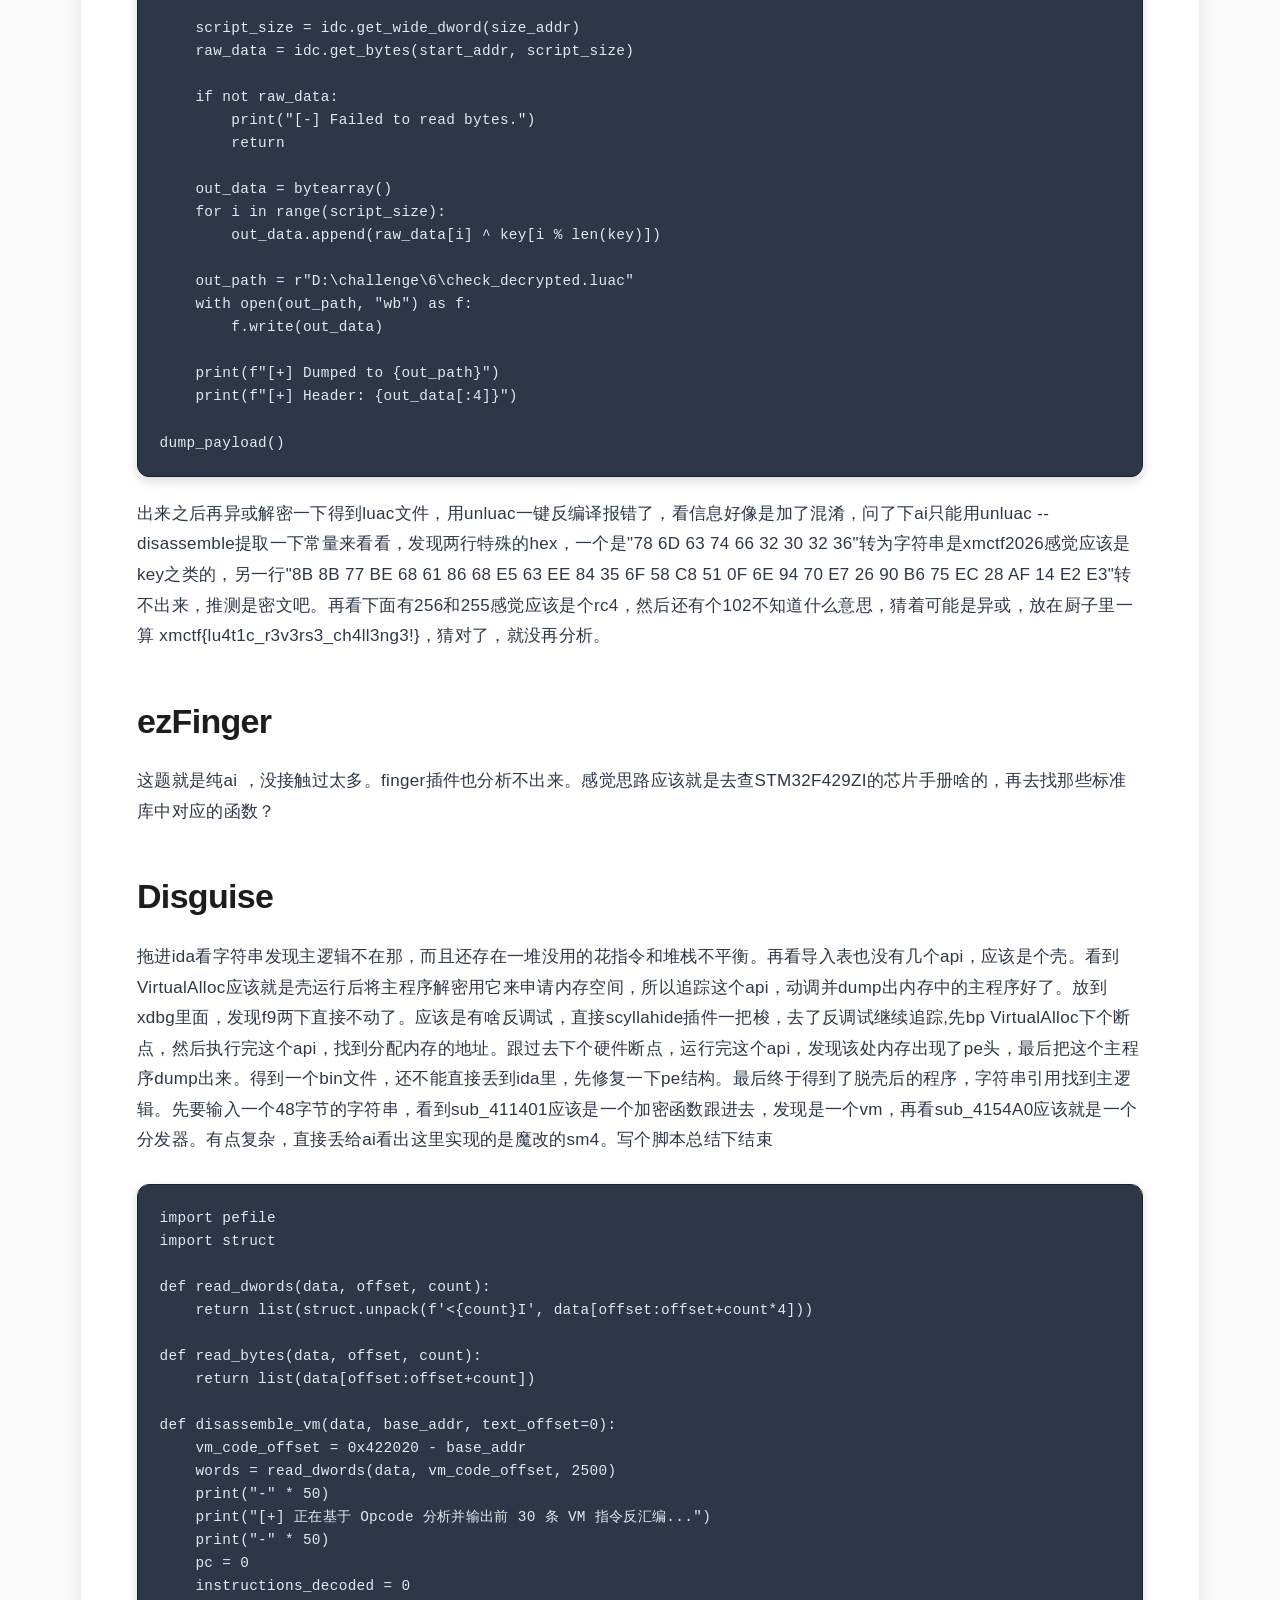
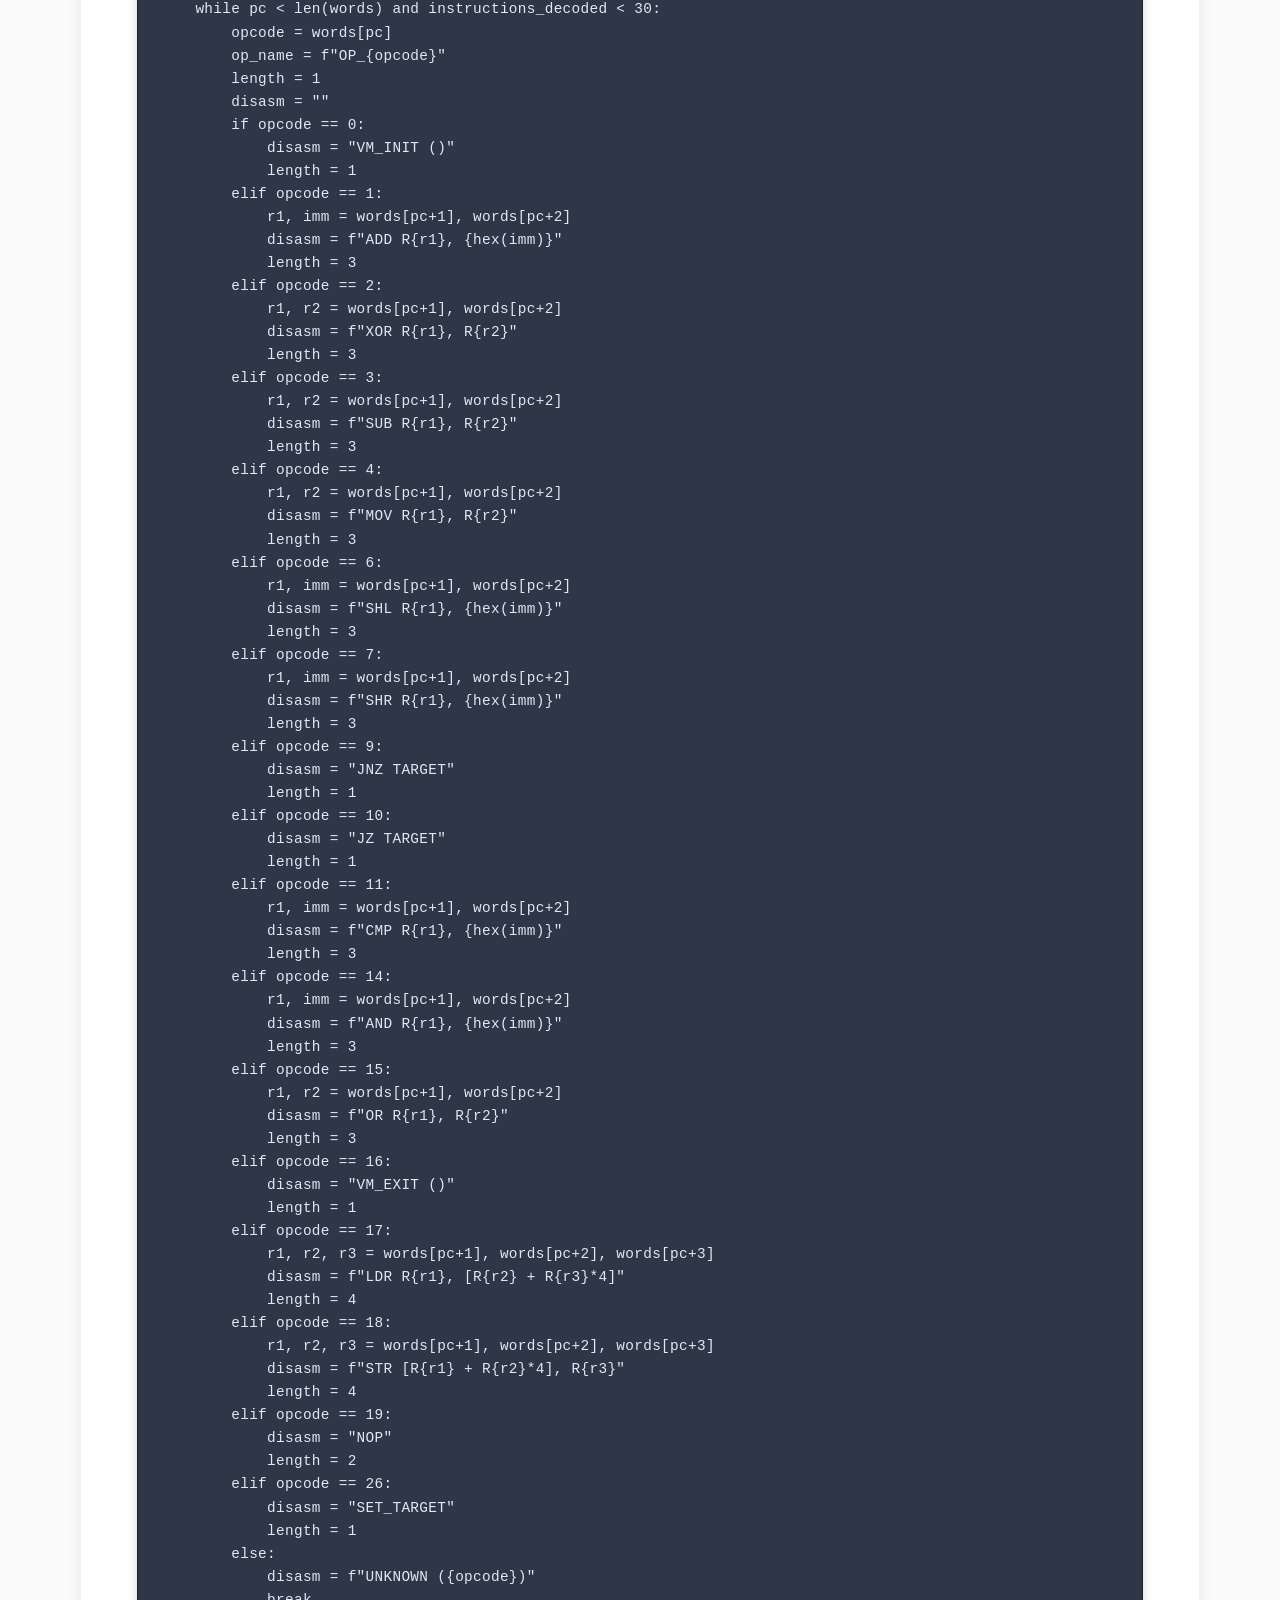
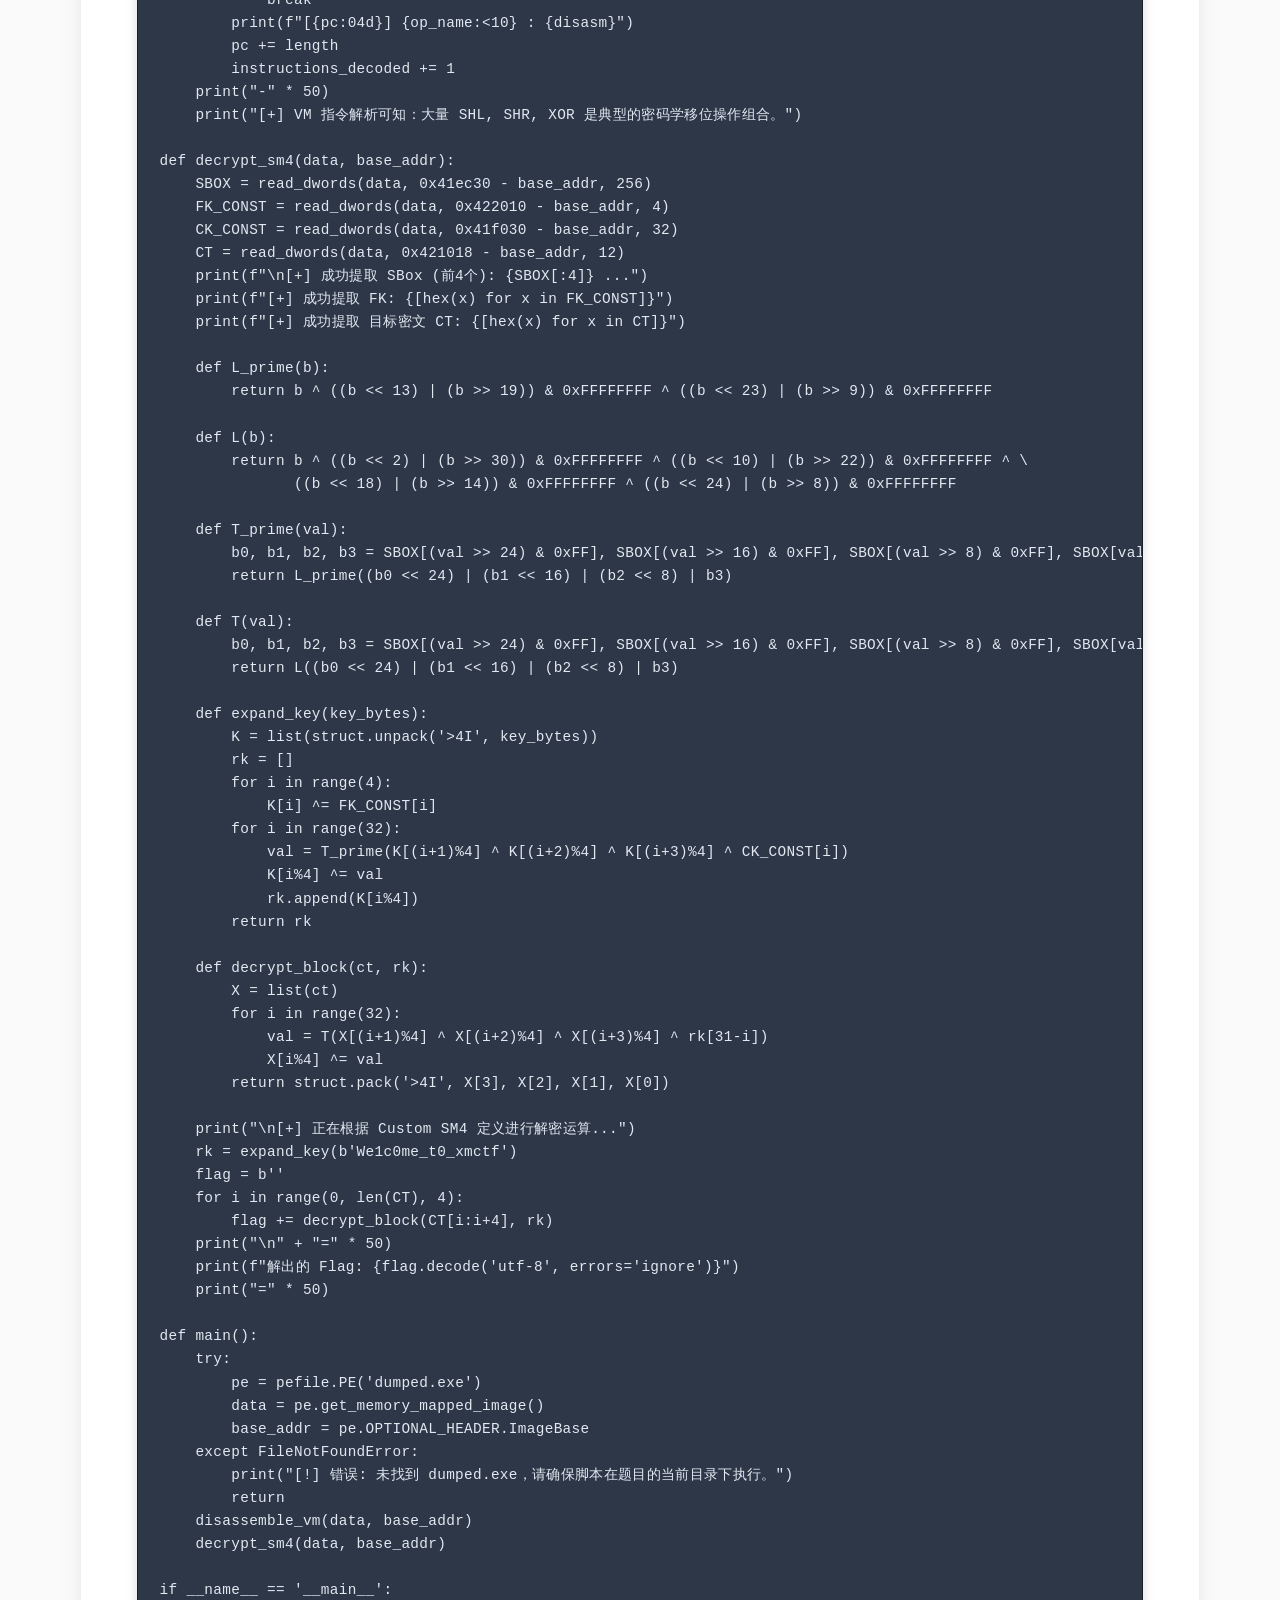
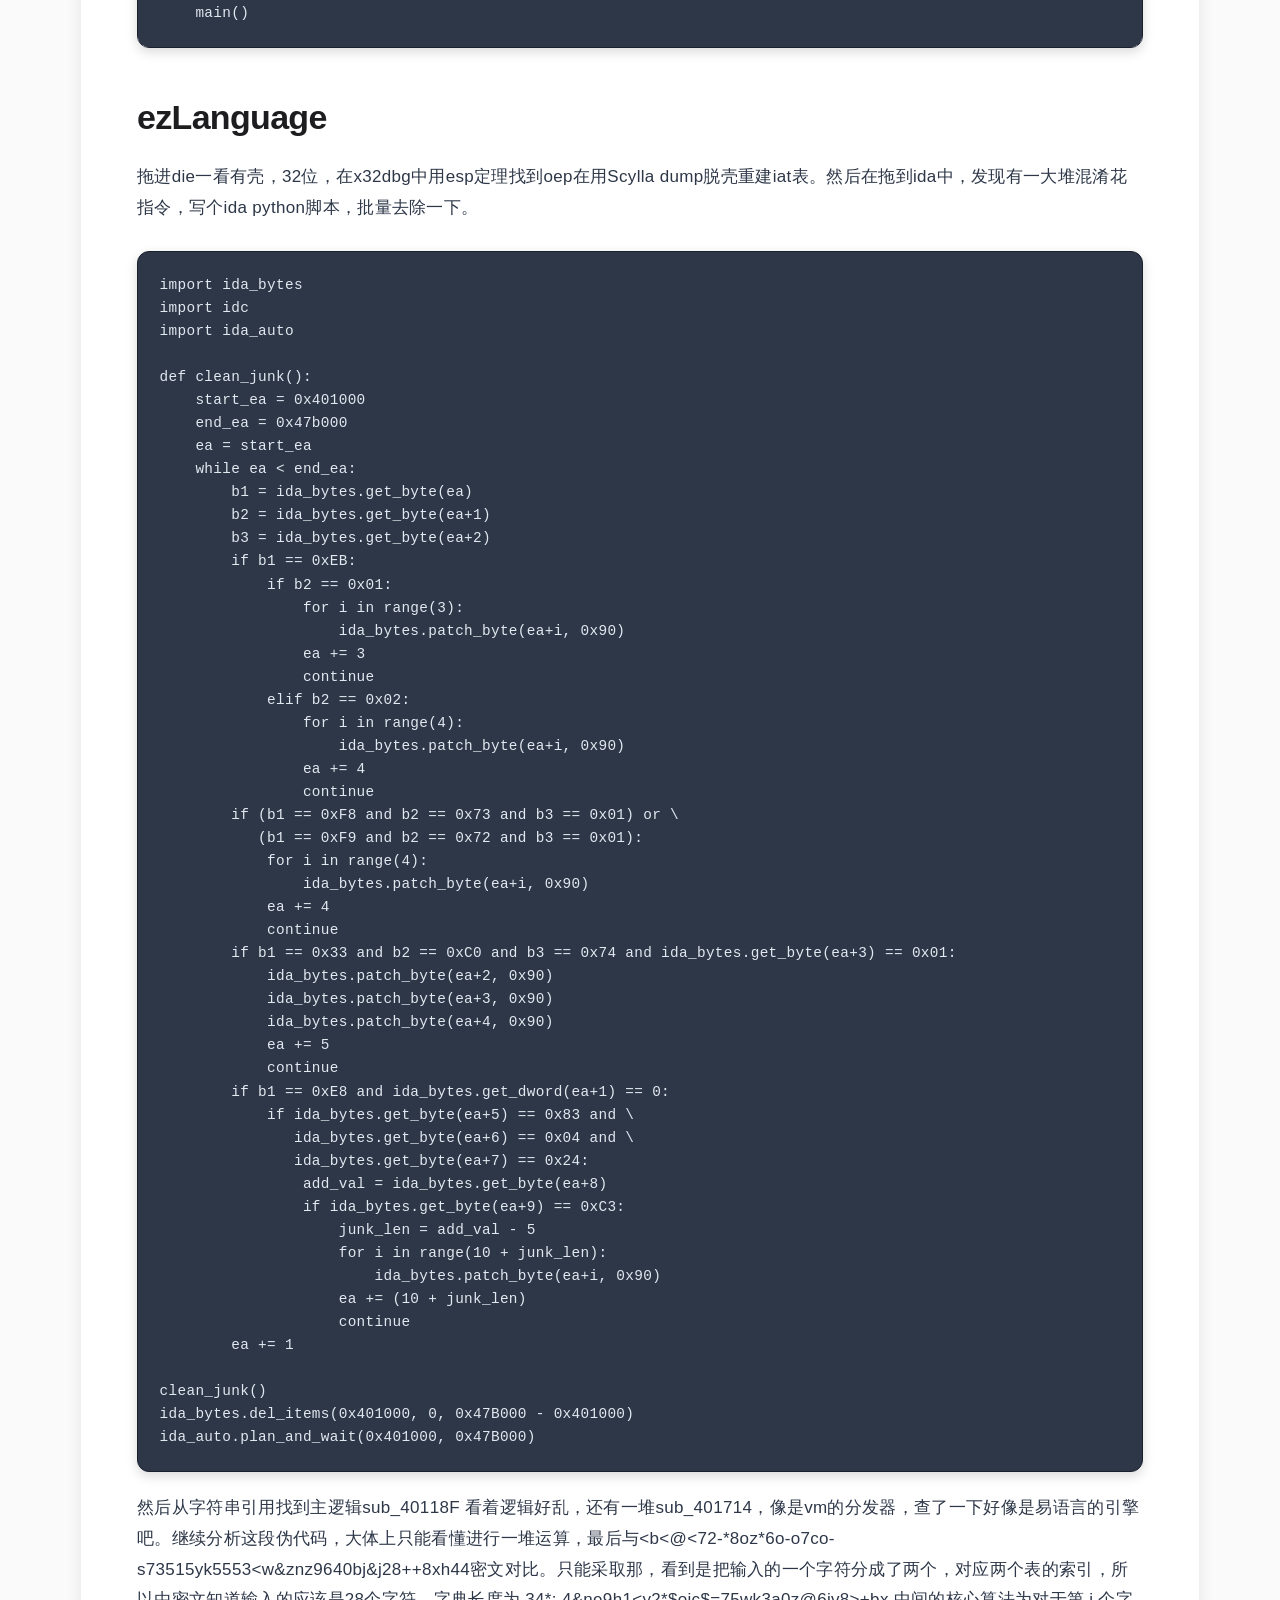
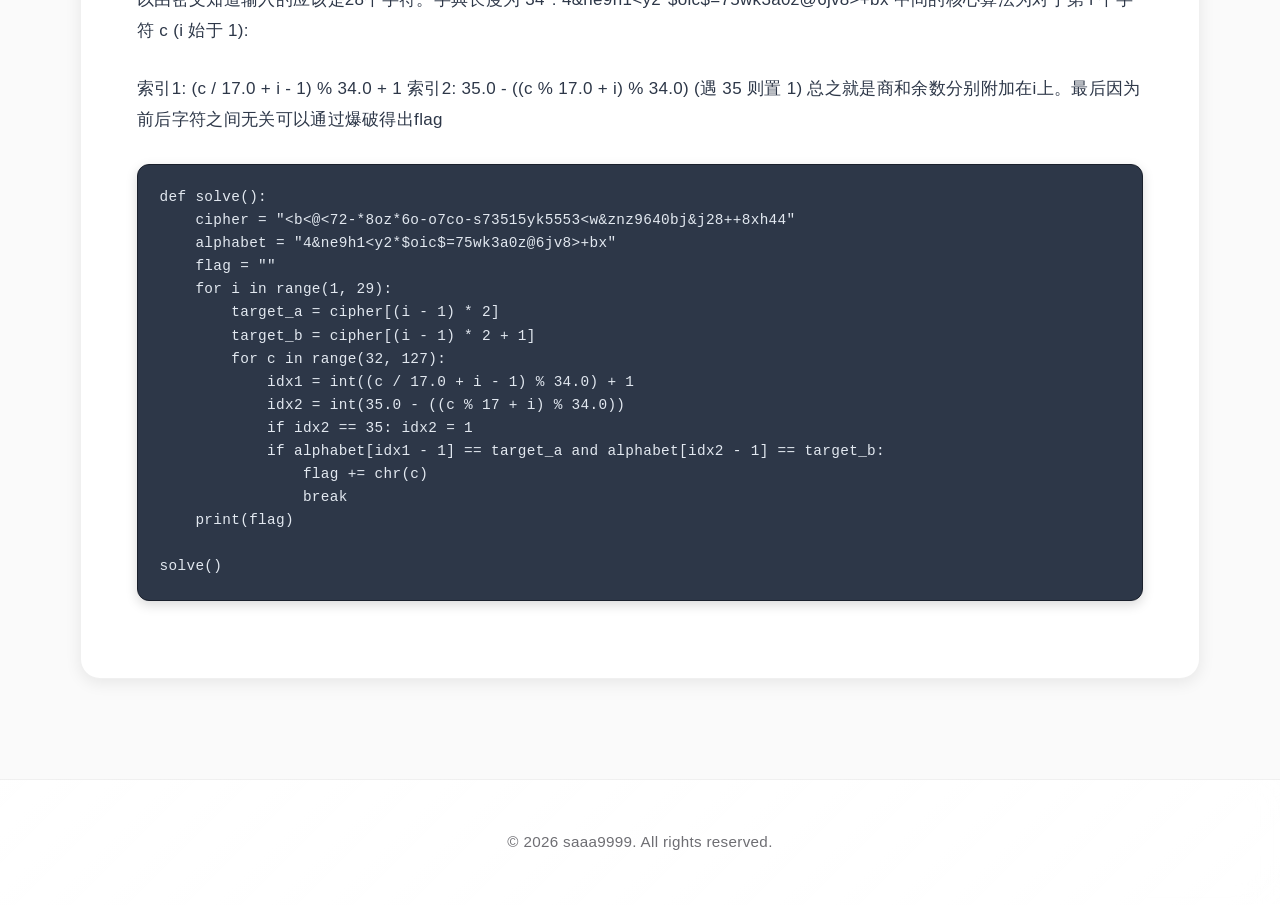
<file: posts/post-2.html>
<!DOCTYPE html>
<html lang="zh-CN">
<head>
    <meta charset="UTF-8">
    <meta name="viewport" content="width=device-width, initial-scale=1.0">
    <title>星盟2026招新赛re部分wp - saaa9999's Blog</title>
    <link rel="icon" type="image/jpeg" href="../avatar.jpg">
    <link rel="stylesheet" href="../style.css">
    <link rel="stylesheet" href="../post-style.css">
    <link rel="stylesheet" href="../prism.css">
</head>
<body>
    <header class="post-page-header">
        <div class="header-content">
            <div class="site-logo">
                <img src="../avatar.jpg" alt="saaa9999">
                <span>saaa9999</span>
            </div>
            <nav class="main-nav">
                <a href="../index.html" class="nav-link">首页</a>
            </nav>
            <div class="search-box">
                <input type="text" id="search-input" placeholder="搜索文章...">
                <svg class="search-icon" width="18" height="18" viewBox="0 0 24 24" fill="none" stroke="currentColor" stroke-width="2">
                    <circle cx="11" cy="11" r="8"></circle>
                    <path d="m21 21-4.35-4.35"></path>
                </svg>
            </div>
        </div>
    </header>

    <main class="post-page-container">
        <article class="post-content">
            <header class="post-header">
                <h1 class="post-title">星盟2026招新赛re部分wp</h1>
                <div class="post-meta">
                    <span class="meta-item">
                        <svg width="14" height="14" viewBox="0 0 24 24" fill="none" stroke="currentColor" stroke-width="2">
                            <rect x="3" y="4" width="18" height="18" rx="2" ry="2"></rect>
                            <line x1="16" y1="2" x2="16" y2="6"></line>
                            <line x1="8" y1="2" x2="8" y2="6"></line>
                            <line x1="3" y1="10" x2="21" y2="10"></line>
                        </svg>
                        2026-03-01
                    </span>
                    <span class="meta-item">
                        <svg width="14" height="14" viewBox="0 0 24 24" fill="none" stroke="currentColor" stroke-width="2">
                            <circle cx="12" cy="12" r="10"></circle>
                            <polyline points="12 6 12 12 16 14"></polyline>
                        </svg>
                        20 分钟阅读
                    </span>
                </div>
                <div class="post-tags">
                    <span class="tag">逆向工程</span>
                    <span class="tag">CTF</span>
                    <span class="tag">Writeup</span>
                    <span class="tag">星盟2026</span>
                </div>
            </header>

            <div class="post-body">
                <h2>ez_uds</h2>
                
                <p>看算法很简单，就是随机数生成一个seed，然后seed经过一个算法异或移位啥的求出key，key发到容器获得flag。再看uds的协议，得知27是安全访问，01申请seed，02发key。所以写一个交互脚本</p>

                <pre><code class="language-python">import socket
import time

def calculate_key(seed):
    key = seed ^ 0xA5A5A5A5
    key = ((key << 3) | (key >> 29)) & 0xFFFFFFFF
    key = (key + 0x12345678) & 0xFFFFFFFF
    return key

s = socket.socket()
s.connect(("nc1.ctfplus.cn", 36105))
time.sleep(1)

s.recv(4096)
s.sendall(b"27 01\n")
time.sleep(1)

res = s.recv(1024).decode()
a = res.split()
seed = int(a[2] + a[3] + a[4] + a[5], 16)

key = calculate_key(seed)
k = hex(key)[2:].zfill(8).upper()
ans = "27 02 " + k[0:2] + " " + k[2:4] + " " + k[4:6] + " " + k[6:8] + "\n"

s.sendall(ans.encode())
time.sleep(1)
print(s.recv(4096).decode())</code></pre>

                <p>得到flag。</p>

                <h2>Illusion</h2>
                
                <p>拖进ida中看main函数逻辑。读取输入不超过25字节。然后检查格式是xmctf{}。中间再检查一下长度。然后就是给出一个密文记得小端绪，出来是0xD5, 0x0A, 0xFB, 0x84, 0x0A, 0x8F, 0x2C, 0xE7, 0x27, 0xD9, 0x56, 0x3E, 0xF3, 0x6C, 0x29, 0xAB, 0x19, 0x54。接下来应该就是这个18字节的密文sub_140001440经过这个函数与输入的{}中的18个字节做比较的。再深入看这个sub_140001440，说实话加密算法都不想分析，让ai看出是经典rc4，密钥是nev_gona_give_up。厨子里出来nev_gona_letydown。得到flag是 xmctf{nev_gona_letydown}。靠，发现是假的</p>

                <p>看字符串发现有个real world 跟过去找到 sub_140001000，是个tls。hook了MessageBoxA api改为了跳转进真正的主逻辑。这里有个反调试不过没关系，返回去看终于弄懂了，输入假的flag不会触发弹窗api，进入不了这个主逻辑。sub_1400010F0才是真正的主逻辑，是个aes，解密找到密钥123412341234123412341234AES!，密文。得出真正flag xmctf{R3a1_w0rld_M47ters}</p>

                <h2>hajimi</h2>
                
                <p>看不懂，搜了一下导入的模块，好像是和神经网络深度学习有关。让ai解释了一下，逻辑感觉就是输入一个只有1到4的16字节字符串进入了一个黑盒。那应该就是要逆challenge.pkl.zst这个东西。但我又不会，看着好麻烦，尝试爆破吧，ai提示1到4 16个是给4乘4数独（我倒是没看出来），反正尝试爆破最优。补好环境，写个爆破脚本，塞进模型，得出 1234341221434321。然后得出flag是 xmctf{b0a0d1edc0fb5b75770a5dcbe7b0d4fb08e42fd281a94ee67b405e36056f1df1}。（这题思路基本都是ai给）总和起来的脚本</p>

                <pre><code class="language-python">import itertools
import sys
import importlib.util
import os
import hashlib

os.environ['JAX_PLATFORMS'] = 'cpu'

spec = importlib.util.spec_from_file_location('main_mod', '__main__.py')
main_mod = importlib.util.module_from_spec(spec)
sys.modules['main_mod'] = main_mod
spec.loader.exec_module(main_mod)

def check_grid(s):
    t = [list(s[i:i+4]) for i in range(0, 16, 4)]
    for r in t:
        if len(set(r)) != 4:
            return False
    for c in range(4):
        if len(set([t[i][c] for i in range(4)])) != 4:
            return False
    for i in range(0, 4, 2):
        for j in range(0, 4, 2):
            box = [t[i][j], t[i][j+1], t[i+1][j], t[i+1][j+1]]
            if len(set(box)) != 4:
                return False
    return True

all_perm = list(itertools.permutations('1234'))
good_ones = []

for r1 in all_perm:
    for r2 in all_perm:
        for r3 in all_perm:
            for r4 in all_perm:
                s = "".join(r1+r2+r3+r4)
                if check_grid(s):
                    good_ones.append(s)

my_model = main_mod.load_model('challenge.pkl.zst')

for g in good_ones:
    ans = main_mod.decode_output(my_model.apply(['BOS'] + list(g)))
    if "wrong" not in ans.lower() and "grid" not in ans.lower() or len(ans) > 5:
        h = hashlib.sha256(g.encode('utf8')).hexdigest()
        print("xmctf{" + h + "}")
        break</code></pre>

                <h2>移动的秘密</h2>
                
                <p>进入main函数，有个ptrace作反调试，不过这题应该不用动调。继续看要求目标输入29字节字符串，然后开始遍历右移。这里v14应该是3080前13个加3090组成的预期移位后的结果，[60, 54, 49, 58, 51, 61, 59, 50, 54, 49, 24, 54, 50, 47, 25, 47, 56, 55, 54, 48, 57, 24, 57, 47, 24, 24, 25, 25, 62]这样但这样移位会导致缺少一位。再看下面应该还会多一层检验，懒得看算法，ai看出来是哈希检验，3060应该是它的魔数。3070是哈希值作为预期结果。现在理清可以写爆破脚本了</p>

                <pre><code class="language-python">import hashlib
import itertools

def solve():
    part1 = [60, 54, 49, 58, 51, 61, 59, 50, 54, 49, 24, 54, 50]
    part2 = [47, 25, 47, 56, 55, 54, 48, 57, 24, 57, 47, 24, 24, 25, 25, 62]
    targets = part1 + part2
    target_md5 = "3a22c098710019b31c328a861429d3ad"
    
    possible_chars = []
    for t in targets:
        c1 = t * 2
        c2 = t * 2 + 1
        valid_chars = []
        if 32 <= c1 <= 126:
            valid_chars.append(chr(c1))
        if 32 <= c2 <= 126:
            valid_chars.append(chr(c2))
        possible_chars.append(valid_chars)
    
    count = 0
    for combo in itertools.product(*possible_chars):
        flag = "".join(combo)
        h = hashlib.md5(flag.encode()).hexdigest()
        if h == target_md5:
            print("find flag: " + flag)
            return
        count += 1
        if count % 10000000 == 0:
            print("counting...", count)

if __name__ == '__main__':
    solve()</code></pre>

                <p>得出flag xmctf{welc0me_2_polar1s_1022}</p>

                <h2>Hulua</h2>
                
                <p>字符串引用找到main在sub_14000157F，看一下,依旧没咋看懂。看题目中有lua，字符串里还看到lua的版本，应该是之前听过的lua逆向。上网搜了两篇文章，大概弄懂了。应该是c中内嵌了lua，主逻辑先获取用户输入，然后创建v4作为lua state，并将输入赋给全局变量 user_input,从而顺利传给lua。那这题目的就是找到真正的主逻辑，也就是lua脚本，那就应该dump出lua字节码luac文件。继续分析伪代码，v3 = sub_140016310(v4, &dword_140033000, dword_1400333DC, "check", 0);这个调用的是luaL_loadbuffer这个lua api，那就能知道lua脚本就是0x140033000从这开始的一大串，发现还被sub_1400014A4函数引用，跟过去发现被异或加密了一下。写个idapython脚本提取一下</p>

                <pre><code class="language-python">import idc

def dump_payload():
    start_addr = 0x140033000
    size_addr = 0x1400333DC
    key = b"hulua"
    
    script_size = idc.get_wide_dword(size_addr)
    raw_data = idc.get_bytes(start_addr, script_size)
    
    if not raw_data:
        print("[-] Failed to read bytes.")
        return
    
    out_data = bytearray()
    for i in range(script_size):
        out_data.append(raw_data[i] ^ key[i % len(key)])
    
    out_path = r"D:\challenge\6\check_decrypted.luac"
    with open(out_path, "wb") as f:
        f.write(out_data)
    
    print(f"[+] Dumped to {out_path}")
    print(f"[+] Header: {out_data[:4]}")

dump_payload()</code></pre>

                <p>出来之后再异或解密一下得到luac文件，用unluac一键反编译报错了，看信息好像是加了混淆，问了下ai只能用unluac --disassemble提取一下常量来看看，发现两行特殊的hex，一个是"78 6D 63 74 66 32 30 32 36"转为字符串是xmctf2026感觉应该是key之类的，另一行"8B 8B 77 BE 68 61 86 68 E5 63 EE 84 35 6F 58 C8 51 0F 6E 94 70 E7 26 90 B6 75 EC 28 AF 14 E2 E3"转不出来，推测是密文吧。再看下面有256和255感觉应该是个rc4，然后还有个102不知道什么意思，猜着可能是异或，放在厨子里一算 xmctf{lu4t1c_r3v3rs3_ch4ll3ng3!}，猜对了，就没再分析。</p>

                <h2>ezFinger</h2>
                
                <p>这题就是纯ai ，没接触过太多。finger插件也分析不出来。感觉思路应该就是去查STM32F429ZI的芯片手册啥的，再去找那些标准库中对应的函数？</p>

                <h2>Disguise</h2>
                
                <p>拖进ida看字符串发现主逻辑不在那，而且还存在一堆没用的花指令和堆栈不平衡。再看导入表也没有几个api，应该是个壳。看到VirtualAlloc应该就是壳运行后将主程序解密用它来申请内存空间，所以追踪这个api，动调并dump出内存中的主程序好了。放到xdbg里面，发现f9两下直接不动了。应该是有啥反调试，直接scyllahide插件一把梭，去了反调试继续追踪,先bp VirtualAlloc下个断点，然后执行完这个api，找到分配内存的地址。跟过去下个硬件断点，运行完这个api，发现该处内存出现了pe头，最后把这个主程序dump出来。得到一个bin文件，还不能直接丢到ida里，先修复一下pe结构。最后终于得到了脱壳后的程序，字符串引用找到主逻辑。先要输入一个48字节的字符串，看到sub_411401应该是一个加密函数跟进去，发现是一个vm，再看sub_4154A0应该就是一个分发器。有点复杂，直接丢给ai看出这里实现的是魔改的sm4。写个脚本总结下结束</p>

                <pre><code class="language-python">import pefile
import struct

def read_dwords(data, offset, count):
    return list(struct.unpack(f'<{count}I', data[offset:offset+count*4]))

def read_bytes(data, offset, count):
    return list(data[offset:offset+count])

def disassemble_vm(data, base_addr, text_offset=0):
    vm_code_offset = 0x422020 - base_addr
    words = read_dwords(data, vm_code_offset, 2500)
    print("-" * 50)
    print("[+] 正在基于 Opcode 分析并输出前 30 条 VM 指令反汇编...")
    print("-" * 50)
    pc = 0
    instructions_decoded = 0
    while pc < len(words) and instructions_decoded < 30:
        opcode = words[pc]
        op_name = f"OP_{opcode}"
        length = 1
        disasm = ""
        if opcode == 0:
            disasm = "VM_INIT ()"
            length = 1
        elif opcode == 1:
            r1, imm = words[pc+1], words[pc+2]
            disasm = f"ADD R{r1}, {hex(imm)}"
            length = 3
        elif opcode == 2:
            r1, r2 = words[pc+1], words[pc+2]
            disasm = f"XOR R{r1}, R{r2}"
            length = 3
        elif opcode == 3:
            r1, r2 = words[pc+1], words[pc+2]
            disasm = f"SUB R{r1}, R{r2}"
            length = 3
        elif opcode == 4:
            r1, r2 = words[pc+1], words[pc+2]
            disasm = f"MOV R{r1}, R{r2}"
            length = 3
        elif opcode == 6:
            r1, imm = words[pc+1], words[pc+2]
            disasm = f"SHL R{r1}, {hex(imm)}"
            length = 3
        elif opcode == 7:
            r1, imm = words[pc+1], words[pc+2]
            disasm = f"SHR R{r1}, {hex(imm)}"
            length = 3
        elif opcode == 9:
            disasm = "JNZ TARGET"
            length = 1
        elif opcode == 10:
            disasm = "JZ TARGET"
            length = 1
        elif opcode == 11:
            r1, imm = words[pc+1], words[pc+2]
            disasm = f"CMP R{r1}, {hex(imm)}"
            length = 3
        elif opcode == 14:
            r1, imm = words[pc+1], words[pc+2]
            disasm = f"AND R{r1}, {hex(imm)}"
            length = 3
        elif opcode == 15:
            r1, r2 = words[pc+1], words[pc+2]
            disasm = f"OR R{r1}, R{r2}"
            length = 3
        elif opcode == 16:
            disasm = "VM_EXIT ()"
            length = 1
        elif opcode == 17:
            r1, r2, r3 = words[pc+1], words[pc+2], words[pc+3]
            disasm = f"LDR R{r1}, [R{r2} + R{r3}*4]"
            length = 4
        elif opcode == 18:
            r1, r2, r3 = words[pc+1], words[pc+2], words[pc+3]
            disasm = f"STR [R{r1} + R{r2}*4], R{r3}"
            length = 4
        elif opcode == 19:
            disasm = "NOP"
            length = 2
        elif opcode == 26:
            disasm = "SET_TARGET"
            length = 1
        else:
            disasm = f"UNKNOWN ({opcode})"
            break
        print(f"[{pc:04d}] {op_name:<10} : {disasm}")
        pc += length
        instructions_decoded += 1
    print("-" * 50)
    print("[+] VM 指令解析可知：大量 SHL, SHR, XOR 是典型的密码学移位操作组合。")

def decrypt_sm4(data, base_addr):
    SBOX = read_dwords(data, 0x41ec30 - base_addr, 256)
    FK_CONST = read_dwords(data, 0x422010 - base_addr, 4)
    CK_CONST = read_dwords(data, 0x41f030 - base_addr, 32)
    CT = read_dwords(data, 0x421018 - base_addr, 12)
    print(f"\n[+] 成功提取 SBox (前4个): {SBOX[:4]} ...")
    print(f"[+] 成功提取 FK: {[hex(x) for x in FK_CONST]}")
    print(f"[+] 成功提取 目标密文 CT: {[hex(x) for x in CT]}")

    def L_prime(b):
        return b ^ ((b << 13) | (b >> 19)) & 0xFFFFFFFF ^ ((b << 23) | (b >> 9)) & 0xFFFFFFFF

    def L(b):
        return b ^ ((b << 2) | (b >> 30)) & 0xFFFFFFFF ^ ((b << 10) | (b >> 22)) & 0xFFFFFFFF ^ \
               ((b << 18) | (b >> 14)) & 0xFFFFFFFF ^ ((b << 24) | (b >> 8)) & 0xFFFFFFFF

    def T_prime(val):
        b0, b1, b2, b3 = SBOX[(val >> 24) & 0xFF], SBOX[(val >> 16) & 0xFF], SBOX[(val >> 8) & 0xFF], SBOX[val & 0xFF]
        return L_prime((b0 << 24) | (b1 << 16) | (b2 << 8) | b3)

    def T(val):
        b0, b1, b2, b3 = SBOX[(val >> 24) & 0xFF], SBOX[(val >> 16) & 0xFF], SBOX[(val >> 8) & 0xFF], SBOX[val & 0xFF]
        return L((b0 << 24) | (b1 << 16) | (b2 << 8) | b3)

    def expand_key(key_bytes):
        K = list(struct.unpack('>4I', key_bytes))
        rk = []
        for i in range(4):
            K[i] ^= FK_CONST[i]
        for i in range(32):
            val = T_prime(K[(i+1)%4] ^ K[(i+2)%4] ^ K[(i+3)%4] ^ CK_CONST[i])
            K[i%4] ^= val
            rk.append(K[i%4])
        return rk

    def decrypt_block(ct, rk):
        X = list(ct)
        for i in range(32):
            val = T(X[(i+1)%4] ^ X[(i+2)%4] ^ X[(i+3)%4] ^ rk[31-i])
            X[i%4] ^= val
        return struct.pack('>4I', X[3], X[2], X[1], X[0])

    print("\n[+] 正在根据 Custom SM4 定义进行解密运算...")
    rk = expand_key(b'We1c0me_t0_xmctf')
    flag = b''
    for i in range(0, len(CT), 4):
        flag += decrypt_block(CT[i:i+4], rk)
    print("\n" + "=" * 50)
    print(f"解出的 Flag: {flag.decode('utf-8', errors='ignore')}")
    print("=" * 50)

def main():
    try:
        pe = pefile.PE('dumped.exe')
        data = pe.get_memory_mapped_image()
        base_addr = pe.OPTIONAL_HEADER.ImageBase
    except FileNotFoundError:
        print("[!] 错误: 未找到 dumped.exe，请确保脚本在题目的当前目录下执行。")
        return
    disassemble_vm(data, base_addr)
    decrypt_sm4(data, base_addr)

if __name__ == '__main__':
    main()</code></pre>

                <h2>ezLanguage</h2>
                
                <p>拖进die一看有壳，32位，在x32dbg中用esp定理找到oep在用Scylla dump脱壳重建iat表。然后在拖到ida中，发现有一大堆混淆花指令，写个ida python脚本，批量去除一下。</p>

                <pre><code class="language-python">import ida_bytes
import idc
import ida_auto

def clean_junk():
    start_ea = 0x401000
    end_ea = 0x47b000
    ea = start_ea
    while ea < end_ea:
        b1 = ida_bytes.get_byte(ea)
        b2 = ida_bytes.get_byte(ea+1)
        b3 = ida_bytes.get_byte(ea+2)
        if b1 == 0xEB:
            if b2 == 0x01:
                for i in range(3):
                    ida_bytes.patch_byte(ea+i, 0x90)
                ea += 3
                continue
            elif b2 == 0x02:
                for i in range(4):
                    ida_bytes.patch_byte(ea+i, 0x90)
                ea += 4
                continue
        if (b1 == 0xF8 and b2 == 0x73 and b3 == 0x01) or \
           (b1 == 0xF9 and b2 == 0x72 and b3 == 0x01):
            for i in range(4):
                ida_bytes.patch_byte(ea+i, 0x90)
            ea += 4
            continue
        if b1 == 0x33 and b2 == 0xC0 and b3 == 0x74 and ida_bytes.get_byte(ea+3) == 0x01:
            ida_bytes.patch_byte(ea+2, 0x90)
            ida_bytes.patch_byte(ea+3, 0x90)
            ida_bytes.patch_byte(ea+4, 0x90)
            ea += 5
            continue
        if b1 == 0xE8 and ida_bytes.get_dword(ea+1) == 0:
            if ida_bytes.get_byte(ea+5) == 0x83 and \
               ida_bytes.get_byte(ea+6) == 0x04 and \
               ida_bytes.get_byte(ea+7) == 0x24:
                add_val = ida_bytes.get_byte(ea+8)
                if ida_bytes.get_byte(ea+9) == 0xC3:
                    junk_len = add_val - 5
                    for i in range(10 + junk_len):
                        ida_bytes.patch_byte(ea+i, 0x90)
                    ea += (10 + junk_len)
                    continue
        ea += 1

clean_junk()
ida_bytes.del_items(0x401000, 0, 0x47B000 - 0x401000)
ida_auto.plan_and_wait(0x401000, 0x47B000)</code></pre>

                <p>然后从字符串引用找到主逻辑sub_40118F 看着逻辑好乱，还有一堆sub_401714，像是vm的分发器，查了一下好像是易语言的引擎吧。继续分析这段伪代码，大体上只能看懂进行一堆运算，最后与&lt;b&lt;@&lt;72-*8oz*6o-o7co-s73515yk5553&lt;w&amp;znz9640bj&amp;j28++8xh44密文对比。只能采取那，看到是把输入的一个字符分成了两个，对应两个表的索引，所以由密文知道输入的应该是28个字符。字典长度为 34*: 4&amp;ne9h1&lt;y2*$oic$=75wk3a0z@6jv8&gt;+bx 中间的核心算法为对于第 i 个字符 c (i 始于 1):</p>

                <p>索引1: (c / 17.0 + i - 1) % 34.0 + 1 索引2: 35.0 - ((c % 17.0 + i) % 34.0) (遇 35 则置 1) 总之就是商和余数分别附加在i上。最后因为前后字符之间无关可以通过爆破得出flag</p>

                <pre><code class="language-python">def solve():
    cipher = "&lt;b&lt;@&lt;72-*8oz*6o-o7co-s73515yk5553&lt;w&amp;znz9640bj&amp;j28++8xh44"
    alphabet = "4&amp;ne9h1&lt;y2*$oic$=75wk3a0z@6jv8&gt;+bx"
    flag = ""
    for i in range(1, 29):
        target_a = cipher[(i - 1) * 2]
        target_b = cipher[(i - 1) * 2 + 1]
        for c in range(32, 127):
            idx1 = int((c / 17.0 + i - 1) % 34.0) + 1
            idx2 = int(35.0 - ((c % 17 + i) % 34.0))
            if idx2 == 35: idx2 = 1
            if alphabet[idx1 - 1] == target_a and alphabet[idx2 - 1] == target_b:
                flag += chr(c)
                break
    print(flag)

solve()</code></pre>
            </div>
        </article>
    </main>

    <footer>
        <div class="container">
            <p>&copy; 2026 saaa9999. All rights reserved.</p>
        </div>
    </footer>

    <script src="../prism.js"></script>
    <script src="../post-script.js"></script>
</body>
</html>
</file>
<file: style.css>
* {
    margin: 0;
    padding: 0;
    box-sizing: border-box;
}

:root {
    --bg-primary: #ffffff;
    --bg-secondary: #fafafa;
    --text-primary: #1a1a1a;
    --text-secondary: #4a5568;
    --accent: #667eea;
    --accent-hover: #5a67d8;
    --card-bg: #ffffff;
    --border: rgba(0, 0, 0, 0.06);
    --shadow-sm: 0 1px 3px rgba(0, 0, 0, 0.04), 0 1px 2px rgba(0, 0, 0, 0.06);
    --shadow-md: 0 4px 6px rgba(0, 0, 0, 0.05), 0 2px 4px rgba(0, 0, 0, 0.04);
    --shadow-lg: 0 10px 15px rgba(0, 0, 0, 0.06), 0 4px 6px rgba(0, 0, 0, 0.04);
}

body {
    font-family: 'PingFang SC', 'Hiragino Sans GB', 'Microsoft YaHei', -apple-system, BlinkMacSystemFont, 'Segoe UI', sans-serif;
    line-height: 1.8;
    color: var(--text-primary);
    background: #ffffff;
    min-height: 100vh;
    letter-spacing: 0.02em;
}

.container {
    max-width: 1400px;
    margin: 0 auto;
    padding: 0 40px;
}

/* 头部样式 - 三栏布局 */
header {
    background: transparent;
    backdrop-filter: none;
    -webkit-backdrop-filter: none;
    border-bottom: none;
    padding: 10px 0;
    margin-bottom: 0;
    position: relative;
    z-index: 50;
    box-shadow: none;
    transition: all 0.4s cubic-bezier(0.4, 0, 0.2, 1);
}

.header-content {
    display: grid;
    grid-template-columns: 1fr auto 1fr;
    align-items: center;
    gap: 40px;
    max-width: 1400px;
    margin: 0 auto;
    padding: 0 40px;
}

/* Logo 在最左边 */
.site-logo {
    display: flex;
    align-items: center;
    gap: 8px;
    font-size: 1rem;
    font-weight: 600;
    color: rgba(0, 0, 0, 0.8);
    letter-spacing: 0.02em;
    transition: all 0.4s;
    cursor: pointer;
    justify-self: start;
    text-shadow: 1px 1px 2px rgba(255, 255, 255, 0.9);
}

.site-logo img {
    width: 28px;
    height: 28px;
    border-radius: 50%;
    object-fit: cover;
    border: 2px solid rgba(102, 126, 234, 0.1);
    box-shadow: 0 4px 12px rgba(102, 126, 234, 0.15);
    transition: all 0.4s;
}

.site-logo:hover img {
    transform: scale(1.08) rotate(5deg);
    box-shadow: 0 6px 20px rgba(102, 126, 234, 0.25);
}

.site-logo:hover {
    color: var(--accent);
}

/* 导航栏居中 */
.main-nav {
    display: flex;
    gap: 30px;
    align-items: center;
    justify-self: center;
}

.nav-link {
    color: rgba(0, 0, 0, 0.75);
    text-decoration: none;
    font-size: 0.85rem;
    font-weight: 500;
    transition: all 0.3s;
    position: relative;
    padding: 4px 0;
    text-shadow: 1px 1px 2px rgba(255, 255, 255, 0.9);
}

.nav-link::after {
    content: '';
    position: absolute;
    bottom: 0;
    left: 50%;
    transform: translateX(-50%);
    width: 0;
    height: 2px;
    background: linear-gradient(90deg, var(--accent), #a78bfa);
    border-radius: 2px;
    transition: width 0.3s;
}

.nav-link:hover,
.nav-link.active {
    color: var(--accent);
}

.nav-link:hover::after,
.nav-link.active::after {
    width: 100%;
}

/* 搜索框在最右边 */
.search-box {
    position: relative;
    display: flex;
    align-items: center;
    justify-self: end;
}

#search-input {
    width: 180px;
    padding: 6px 32px 6px 14px;
    border: 1px solid rgba(0, 0, 0, 0.15);
    border-radius: 18px;
    background: rgba(255, 255, 255, 0.7);
    color: var(--text-primary);
    font-size: 0.8rem;
    transition: all 0.4s cubic-bezier(0.4, 0, 0.2, 1);
    box-shadow: 0 2px 8px rgba(0, 0, 0, 0.1);
    backdrop-filter: blur(10px);
}

#search-input:focus {
    outline: none;
    border-color: var(--accent);
    background: white;
    box-shadow: 0 4px 20px rgba(102, 126, 234, 0.12);
    transform: translateY(-1px);
}

#search-input::placeholder {
    color: var(--text-secondary);
    opacity: 0.5;
}

.search-icon {
    position: absolute;
    right: 10px;
    color: var(--text-secondary);
    pointer-events: none;
    transition: all 0.3s;
    width: 14px;
    height: 14px;
}

#search-input:focus + .search-icon {
    color: var(--accent);
    transform: scale(1.1);
}

/* Hero 区域 - 视频背景 */
.hero-section {
    text-align: center;
    padding: 0 0 120px 0;
    margin: 0 calc(-50vw + 50%) 80px calc(-50vw + 50%);
    width: 100vw;
    position: relative;
    overflow: hidden;
    min-height: 450px;
}

/* 顶部容器包裹导航和hero */
.top-section {
    position: relative;
    margin: 0 calc(-50vw + 50%);
    width: 100vw;
    background: transparent;
}

/* 视频背景 */
.hero-video {
    position: absolute;
    top: 0;
    left: 0;
    width: 100%;
    height: 100%;
    object-fit: cover;
    z-index: 0;
    image-rendering: high-quality;
    image-rendering: -webkit-optimize-contrast;
}

/* 半透明遮罩层 */
.hero-section::before {
    content: '';
    position: absolute;
    inset: 0;
    background: rgba(255, 255, 255, 0.15);
    z-index: 1;
}

/* 移除遮罩层 */

.hero-title {
    font-size: 5rem;
    font-weight: 700;
    margin-bottom: 32px;
    margin-top: 60px;
    color: rgba(0, 0, 0, 0.8);
    letter-spacing: -0.02em;
    line-height: 1.1;
    position: relative;
    z-index: 2;
    text-shadow: 1px 1px 2px rgba(255, 255, 255, 0.9);
}

.hero-subtitle {
    font-size: 1.75rem;
    color: rgba(0, 0, 0, 0.7);
    font-weight: 400;
    letter-spacing: 0.15em;
    font-style: italic;
    position: relative;
    z-index: 2;
    font-family: 'KaiTi', 'STKaiti', 'SimSun', serif;
    text-shadow: 1px 1px 2px rgba(255, 255, 255, 0.9);
}

/* 主容器布局 - 移除侧边栏 */
.main-container {
    max-width: 1000px;
}

.content-wrapper {
    display: block;
}

.main-content {
    width: 100%;
}

/* 文章卡片 */
.post-card {
    background: var(--card-bg);
    border: 1px solid rgba(0, 0, 0, 0.06);
    border-radius: 16px;
    padding: 40px;
    margin-bottom: 32px;
    transition: all 0.4s cubic-bezier(0.4, 0, 0.2, 1);
    position: relative;
    overflow: hidden;
    box-shadow: 0 2px 8px rgba(0, 0, 0, 0.04);
}

.post-card::before {
    content: '';
    position: absolute;
    top: 0;
    left: 0;
    width: 4px;
    height: 0;
    background: linear-gradient(180deg, var(--accent), #a78bfa);
    border-radius: 0 4px 4px 0;
    transition: height 0.4s cubic-bezier(0.4, 0, 0.2, 1);
}

.post-card:hover {
    transform: translateY(-4px);
    box-shadow: 0 12px 32px rgba(0, 0, 0, 0.08);
    border-color: rgba(102, 126, 234, 0.2);
}

.post-card:hover::before {
    height: 100%;
}

.post-card h2 {
    font-size: 1.75rem;
    margin-bottom: 16px;
    color: var(--text-primary);
    font-weight: 600;
    letter-spacing: 0.01em;
    line-height: 1.4;
}

.post-card h2 a {
    color: inherit;
    text-decoration: none;
    transition: color 0.3s;
    background-image: linear-gradient(to right, var(--accent) 0%, var(--accent) 100%);
    background-size: 0 2px;
    background-position: 0 100%;
    background-repeat: no-repeat;
    transition: background-size 0.3s, color 0.3s;
}

.post-card h2 a:hover {
    color: var(--accent);
    background-size: 100% 2px;
}

.post-meta {
    display: flex;
    align-items: center;
    gap: 20px;
    color: var(--text-secondary);
    font-size: 0.9rem;
    margin-bottom: 20px;
    font-weight: 500;
}

.meta-item {
    display: flex;
    align-items: center;
    gap: 6px;
}

.meta-item svg {
    opacity: 0.6;
}

.post-excerpt {
    color: var(--text-secondary);
    line-height: 1.9;
    margin-bottom: 24px;
    font-size: 1.05rem;
}

.post-tags {
    display: flex;
    gap: 10px;
    flex-wrap: wrap;
    margin-bottom: 24px;
}

.tag {
    background: linear-gradient(135deg, rgba(102, 126, 234, 0.06), rgba(167, 139, 250, 0.06));
    color: var(--accent);
    padding: 6px 14px;
    border-radius: 20px;
    font-size: 0.85rem;
    font-weight: 500;
    border: 1px solid rgba(102, 126, 234, 0.12);
    transition: all 0.3s;
}

.tag:hover {
    background: linear-gradient(135deg, rgba(102, 126, 234, 0.1), rgba(167, 139, 250, 0.1));
    border-color: rgba(102, 126, 234, 0.2);
    transform: translateY(-1px);
}

.read-more {
    display: inline-flex;
    align-items: center;
    gap: 8px;
    margin-top: 4px;
    color: var(--accent);
    text-decoration: none;
    font-weight: 600;
    font-size: 0.95rem;
    transition: all 0.3s;
}

.read-more::after {
    content: '→';
    font-size: 1.1rem;
    transition: transform 0.3s;
}

.read-more:hover::after {
    transform: translateX(4px);
}

/* 侧边栏 */
.sidebar {
    position: sticky;
    top: 120px;
}

.widget {
    background: var(--card-bg);
    border: 1px solid rgba(0, 0, 0, 0.03);
    border-radius: 16px;
    padding: 28px;
    margin-bottom: 24px;
    box-shadow: var(--shadow-sm);
}

.widget-title {
    font-size: 1.05rem;
    font-weight: 600;
    margin-bottom: 20px;
    color: var(--text-primary);
    padding-bottom: 12px;
    border-bottom: 2px solid rgba(0, 0, 0, 0.04);
}

/* 最近文章 */
.recent-posts {
    display: flex;
    flex-direction: column;
    gap: 16px;
}

.recent-post-item {
    display: flex;
    gap: 12px;
    padding-bottom: 16px;
    border-bottom: 1px solid rgba(0, 0, 0, 0.04);
}

.recent-post-item:last-child {
    border-bottom: none;
    padding-bottom: 0;
}

.recent-post-date {
    font-size: 0.75rem;
    color: var(--text-secondary);
    white-space: nowrap;
    font-weight: 600;
}

.recent-post-title {
    flex: 1;
    font-size: 0.875rem;
    color: var(--text-primary);
    text-decoration: none;
    line-height: 1.6;
    display: -webkit-box;
    -webkit-line-clamp: 2;
    -webkit-box-orient: vertical;
    overflow: hidden;
    transition: color 0.3s;
}

.recent-post-title:hover {
    color: var(--accent);
}

/* 统计信息 */
.stats-content {
    display: flex;
    flex-direction: column;
    gap: 16px;
}

.stat-item {
    display: flex;
    justify-content: space-between;
    align-items: center;
    padding: 14px;
    background: var(--bg-secondary);
    border-radius: 10px;
}

.stat-label {
    font-size: 0.875rem;
    color: var(--text-secondary);
}

.stat-value {
    font-size: 1.35rem;
    font-weight: 700;
    color: var(--accent);
}

/* 分页 */
.pagination {
    display: flex;
    justify-content: center;
    align-items: center;
    gap: 10px;
    margin: 60px 0 40px;
    flex-wrap: wrap;
}

.page-btn {
    min-width: 42px;
    height: 42px;
    padding: 0 14px;
    border: 1px solid rgba(0, 0, 0, 0.06);
    background: var(--card-bg);
    color: var(--text-primary);
    border-radius: 10px;
    cursor: pointer;
    font-size: 0.95rem;
    font-weight: 500;
    transition: all 0.3s;
    box-shadow: var(--shadow-sm);
}

.page-btn:hover {
    border-color: var(--accent);
    color: var(--accent);
    transform: translateY(-2px);
    box-shadow: var(--shadow-md);
}

.page-btn.active {
    background: var(--accent);
    color: white;
    border-color: var(--accent);
}

.page-dots {
    color: var(--text-secondary);
    padding: 0 8px;
}

/* 空状态 */
.empty-state {
    text-align: center;
    padding: 100px 20px;
    animation: fadeInUp 0.6s ease-out;
}

.empty-icon {
    font-size: 4.5rem;
    margin-bottom: 24px;
    animation: float 3s ease-in-out infinite;
}

.empty-state h3 {
    font-size: 1.6rem;
    color: var(--text-primary);
    margin-bottom: 12px;
    font-weight: 600;
}

.empty-state p {
    color: var(--text-secondary);
    font-size: 1.05rem;
}

/* Footer */
footer {
    margin-top: 120px;
    padding: 50px 0;
    background: rgba(255, 255, 255, 0.8);
    backdrop-filter: blur(20px);
    border-top: 1px solid rgba(0, 0, 0, 0.03);
    text-align: center;
    color: var(--text-secondary);
    font-size: 0.95rem;
}

/* 动画 */
@keyframes fadeInUp {
    from {
        opacity: 0;
        transform: translateY(30px);
    }
    to {
        opacity: 1;
        transform: translateY(0);
    }
}

.post-card {
    animation: fadeInUp 0.6s ease-out backwards;
}

@keyframes float {
    0%, 100% {
        transform: translateY(0px);
    }
    50% {
        transform: translateY(-10px);
    }
}

/* 滚动条 */
::-webkit-scrollbar {
    width: 8px;
    height: 8px;
}

::-webkit-scrollbar-track {
    background: transparent;
}

::-webkit-scrollbar-thumb {
    background: rgba(102, 126, 234, 0.2);
    border-radius: 4px;
    transition: background 0.3s;
}

::-webkit-scrollbar-thumb:hover {
    background: rgba(102, 126, 234, 0.4);
}

* {
    scrollbar-width: thin;
    scrollbar-color: rgba(102, 126, 234, 0.2) transparent;
}

/* 响应式 */
@media (max-width: 1024px) {
    .header-content {
        grid-template-columns: auto 1fr auto;
        gap: 24px;
    }
    
    .main-nav {
        justify-self: start;
        gap: 32px;
    }
    
    #search-input {
        width: 200px;
    }
    
    .hero-section {
        padding: 120px 40px 100px;
        margin: 0 calc(-50vw + 50%) 70px calc(-50vw + 50%);
        width: 100vw;
    }
    
    .hero-title {
        font-size: 4.2rem;
    }
    
    .hero-subtitle {
        font-size: 1.5rem;
    }
}

@media (max-width: 768px) {
    .container {
        padding: 0 20px;
    }
    
    .header-content {
        grid-template-columns: 1fr;
        gap: 16px;
    }
    
    .site-logo,
    .main-nav,
    .search-box {
        justify-self: center;
    }
    
    .main-nav {
        gap: 24px;
    }
    
    .hero-section {
        padding: 100px 30px 80px;
        margin: 0 calc(-50vw + 50%) 60px calc(-50vw + 50%);
        width: 100vw;
    }
    
    .hero-title {
        font-size: 3.2rem;
    }
    
    .hero-subtitle {
        font-size: 1.3rem;
    }
    
    .post-card {
        padding: 28px;
    }
    
    #search-input {
        width: 100%;
    }
}
</file>
<file: post-style.css>
:root {
    --bg-primary: #fafafa;
    --bg-secondary: #f5f5f7;
    --text-primary: #1d1d1f;
    --text-secondary: #6e6e73;
    --accent: #0071e3;
    --accent-hover: #0077ed;
    --card-bg: #ffffff;
    --border: rgba(0, 0, 0, 0.06);
    --shadow-sm: 0 2px 8px rgba(0, 0, 0, 0.04);
    --shadow-md: 0 4px 16px rgba(0, 0, 0, 0.08);
    --shadow-lg: 0 8px 32px rgba(0, 0, 0, 0.12);
}

body {
    font-family: -apple-system, BlinkMacSystemFont, 'Segoe UI', 'SF Pro Display', Roboto, Oxygen, Ubuntu, Cantarell, sans-serif;
    line-height: 1.6;
    color: var(--text-primary);
    background: var(--bg-primary);
    background-image: 
        linear-gradient(180deg, rgba(255, 255, 255, 0) 0%, rgba(245, 245, 247, 0.4) 100%),
        radial-gradient(ellipse at top left, rgba(0, 113, 227, 0.05) 0%, transparent 50%),
        radial-gradient(ellipse at bottom right, rgba(139, 92, 246, 0.05) 0%, transparent 50%);
    background-attachment: fixed;
    min-height: 100vh;
}

.container {
    max-width: 800px;
    margin: 0 auto;
    padding: 0 20px;
}

.post-content {
    background: var(--card-bg);
    border: 1px solid var(--border);
    border-radius: 20px;
    padding: 56px;
    box-shadow: var(--shadow-md);
    position: relative;
}

.post-content::before {
    content: '';
    position: absolute;
    top: 0;
    left: 50%;
    transform: translateX(-50%);
    width: 80px;
    height: 4px;
    background: linear-gradient(90deg, var(--accent), #8b5cf6);
    border-radius: 0 0 4px 4px;
}

.post-content h1 {
    font-size: 3rem;
    margin-bottom: 24px;
    margin-top: 8px;
    background: linear-gradient(135deg, var(--text-primary) 0%, var(--accent) 100%);
    -webkit-background-clip: text;
    -webkit-text-fill-color: transparent;
    background-clip: text;
    font-weight: 700;
    letter-spacing: -0.03em;
    line-height: 1.15;
}

.post-content .post-meta {
    color: var(--text-secondary);
    font-size: 0.95rem;
    margin-bottom: 36px;
    padding-bottom: 28px;
    border-bottom: 1px solid var(--border);
    display: flex;
    align-items: center;
    gap: 8px;
    font-weight: 500;
}

.post-content .post-meta::before {
    content: '';
    display: inline-block;
    width: 4px;
    height: 4px;
    background: var(--accent);
    border-radius: 50%;
}

.post-content p {
    margin-bottom: 28px;
    line-height: 1.8;
    color: #2d3748;
    font-size: 1.0625rem;
}

.post-content h2 {
    font-size: 2.125rem;
    margin-top: 48px;
    margin-bottom: 24px;
    color: var(--text-primary);
    font-weight: 600;
    letter-spacing: -0.02em;
    line-height: 1.25;
}

.post-content h3 {
    font-size: 1.625rem;
    margin-top: 36px;
    margin-bottom: 18px;
    color: var(--text-primary);
    font-weight: 600;
    letter-spacing: -0.01em;
}

.post-content code {
    background: linear-gradient(135deg, rgba(0, 113, 227, 0.08), rgba(139, 92, 246, 0.08));
    color: var(--accent);
    padding: 4px 10px;
    border-radius: 6px;
    font-family: 'SF Mono', 'Courier New', monospace;
    font-size: 0.9em;
    border: 1px solid rgba(0, 113, 227, 0.15);
    font-weight: 500;
}

.post-content pre {
    background: #f6f8fa;
    padding: 24px;
    border-radius: 12px;
    overflow-x: auto;
    margin-bottom: 28px;
    border: 1px solid #e1e4e8;
    box-shadow: 0 2px 8px rgba(0, 0, 0, 0.08);
}

/* 有语言标记的代码块使用深色主题 */
.post-content pre[class*="language-"] {
    background: #2d3748;
    border: 1px solid #1a202c;
    box-shadow: 0 4px 12px rgba(0, 0, 0, 0.15);
}

.post-content pre code {
    background: none;
    padding: 0;
    border: none;
    color: #24292e;
    font-weight: 400;
    font-size: 0.9rem;
    line-height: 1.6;
}

/* 有语言标记的代码使用浅色文字 */
.post-content pre[class*="language-"] code {
    color: #e2e8f0;
}

.post-content ul, .post-content ol {
    margin-left: 30px;
    margin-bottom: 24px;
    color: #2d3748;
}

.post-content li {
    margin-bottom: 12px;
    line-height: 1.8;
}

.post-content li strong {
    color: #1a202c;
}

.back-link {
    margin-top: 48px;
}

.back-link a {
    color: var(--accent);
    text-decoration: none;
    font-weight: 600;
    display: inline-flex;
    align-items: center;
    gap: 8px;
    font-size: 0.95rem;
    transition: all 0.3s;
}

.back-link a::before {
    content: '←';
    font-size: 1.2rem;
    transition: transform 0.3s;
}

.back-link a:hover::before {
    transform: translateX(-4px);
}

@media (max-width: 768px) {
    .post-content {
        padding: 32px;
    }
    
    .post-content h1 {
        font-size: 2.25rem;
    }
    
    .post-content h2 {
        font-size: 1.75rem;
    }
}

/* 头部样式 - 文章页面不使用粘性定位 */
header {
    background: rgba(255, 255, 255, 0.95);
    backdrop-filter: blur(20px) saturate(180%);
    -webkit-backdrop-filter: blur(20px) saturate(180%);
    border-bottom: 1px solid var(--border);
    padding: 20px 0;
    margin-bottom: 60px;
    position: relative;
    z-index: 50;
    box-shadow: 0 1px 3px rgba(0, 0, 0, 0.05);
    transition: all 0.3s;
}

header::before {
    content: '';
    position: absolute;
    bottom: 0;
    left: 0;
    right: 0;
    height: 1px;
    background: linear-gradient(90deg, transparent, var(--accent), transparent);
    opacity: 0;
    transition: opacity 0.3s;
}

header:hover::before {
    opacity: 0.3;
}

.header-content {
    display: flex;
    align-items: center;
    justify-content: space-between;
}

.site-logo {
    display: flex;
    align-items: center;
    gap: 12px;
    font-size: 1.75rem;
    font-weight: 800;
    color: var(--text-primary);
    letter-spacing: -0.02em;
    transition: all 0.3s;
    cursor: pointer;
    position: relative;
    text-shadow: 0 2px 4px rgba(0, 0, 0, 0.05);
}

.site-logo img {
    width: 36px;
    height: 36px;
    border-radius: 50%;
    object-fit: cover;
    border: 2px solid var(--border);
    box-shadow: 0 2px 8px rgba(0, 0, 0, 0.1);
    transition: all 0.3s;
}

.site-logo:hover img {
    transform: scale(1.05);
    box-shadow: 0 4px 12px rgba(0, 0, 0, 0.15);
}

.site-logo:hover {
    transform: translateY(-1px);
    text-shadow: 0 4px 8px rgba(0, 0, 0, 0.1);
}

.header-main {
    text-align: right;
}

.header-main h1 {
    font-size: 1.5rem;
    margin-bottom: 4px;
    color: var(--text-primary);
    font-weight: 700;
    letter-spacing: -0.02em;
    line-height: 1.2;
}

.header-main .subtitle {
    color: var(--text-secondary);
    font-size: 0.875rem;
    font-weight: 400;
    letter-spacing: 0.01em;
    opacity: 0.8;
}

footer {
    margin-top: 100px;
    padding: 50px 0;
    background: linear-gradient(135deg, rgba(255, 255, 255, 0.95) 0%, rgba(255, 255, 255, 0.85) 100%);
    backdrop-filter: blur(20px) saturate(180%);
    -webkit-backdrop-filter: blur(20px) saturate(180%);
    border-top: 1px solid var(--border);
    text-align: center;
    color: var(--text-secondary);
    font-size: 0.95rem;
}

.theme-toggle {
    position: fixed;
    bottom: 32px;
    right: 32px;
    width: 56px;
    height: 56px;
    border-radius: 50%;
    background: var(--card-bg);
    border: 1px solid var(--border);
    cursor: pointer;
    display: flex;
    align-items: center;
    justify-content: center;
    font-size: 1.5rem;
    transition: all 0.4s cubic-bezier(0.4, 0, 0.2, 1);
    z-index: 100;
    box-shadow: var(--shadow-md);
}

.theme-toggle:hover {
    transform: scale(1.1) rotate(15deg);
    box-shadow: var(--shadow-lg);
    border-color: var(--accent);
}

.theme-toggle:active {
    transform: scale(0.95);
}

@media (max-width: 768px) {
    .header-content {
        flex-direction: row;
        align-items: center;
        justify-content: space-between;
    }
    
    .header-main {
        text-align: right;
    }
    
    .header-main h1 {
        font-size: 1.25rem;
    }
    
    .header-main .subtitle {
        font-size: 0.8rem;
    }
    
    .site-logo {
        font-size: 1.5rem;
    }
    
    header {
        padding: 16px 0;
        margin-bottom: 40px;
    }
}


/* 文章布局 */
.post-layout {
    display: grid;
    grid-template-columns: 220px 1fr;
    gap: 40px;
    align-items: start;
}

/* 目录样式 */
.table-of-contents {
    position: sticky;
    top: 100px;
    background: var(--card-bg);
    border: 1px solid var(--border);
    border-radius: 12px;
    padding: 20px;
    box-shadow: var(--shadow-sm);
    max-height: calc(100vh - 140px);
    overflow-y: auto;
}

.toc-header {
    font-size: 0.875rem;
    font-weight: 700;
    color: var(--text-primary);
    margin-bottom: 16px;
    text-transform: uppercase;
    letter-spacing: 0.05em;
}

#toc-nav {
    font-size: 0.875rem;
}

#toc-nav a {
    display: block;
    color: var(--text-secondary);
    text-decoration: none;
    padding: 6px 0;
    border-left: 2px solid transparent;
    padding-left: 12px;
    margin-left: -12px;
    transition: all 0.2s;
    line-height: 1.5;
}

#toc-nav a:hover {
    color: var(--accent);
    border-left-color: var(--accent);
    padding-left: 16px;
}

#toc-nav a.active {
    color: var(--accent);
    border-left-color: var(--accent);
    font-weight: 600;
}

#toc-nav .toc-h3 {
    padding-left: 24px;
    font-size: 0.8125rem;
}

/* 文章内容增强 */
.post-content {
    min-width: 0;
}

.post-content blockquote {
    margin: 24px 0;
    padding: 16px 20px;
    border-left: 4px solid var(--accent);
    background: var(--bg-secondary);
    border-radius: 0 8px 8px 0;
    color: var(--text-secondary);
    font-style: italic;
}

.post-content img {
    max-width: 100%;
    height: auto;
    border-radius: 8px;
    margin: 24px 0;
    box-shadow: var(--shadow-md);
}

.post-content table {
    width: 100%;
    border-collapse: collapse;
    margin: 24px 0;
    font-size: 0.95rem;
}

.post-content table th,
.post-content table td {
    padding: 12px;
    border: 1px solid var(--border);
    text-align: left;
}

.post-content table th {
    background: var(--bg-secondary);
    font-weight: 600;
    color: var(--text-primary);
}

.post-content table tr:hover {
    background: var(--bg-secondary);
}

/* 响应式 */
@media (max-width: 1024px) {
    .post-layout {
        grid-template-columns: 1fr;
    }
    
    .table-of-contents {
        position: relative;
        top: 0;
        max-height: none;
        margin-bottom: 32px;
    }
}

/* 滚动条美化 */
.table-of-contents::-webkit-scrollbar {
    width: 4px;
}

.table-of-contents::-webkit-scrollbar-track {
    background: transparent;
}

.table-of-contents::-webkit-scrollbar-thumb {
    background: rgba(0, 0, 0, 0.1);
    border-radius: 2px;
}

.table-of-contents::-webkit-scrollbar-thumb:hover {
    background: rgba(0, 0, 0, 0.2);
}

/* 文章页面专用样式 */
.post-page-header {
    background: rgba(255, 255, 255, 0.95);
    backdrop-filter: blur(30px) saturate(150%);
    -webkit-backdrop-filter: blur(30px) saturate(150%);
    border-bottom: 1px solid rgba(0, 0, 0, 0.06);
    padding: 10px 0;
    margin-bottom: 60px;
    position: relative;
    z-index: 50;
    box-shadow: 0 1px 3px rgba(0, 0, 0, 0.04);
}

.post-page-header .header-content {
    display: grid;
    grid-template-columns: 1fr auto 1fr;
    align-items: center;
    gap: 40px;
    max-width: 1400px;
    margin: 0 auto;
    padding: 0 40px;
}

.post-page-header .site-logo {
    display: flex;
    align-items: center;
    gap: 8px;
    font-size: 1rem;
    font-weight: 600;
    color: rgba(0, 0, 0, 0.8);
    letter-spacing: 0.02em;
    transition: all 0.4s;
    cursor: pointer;
    justify-self: start;
    text-shadow: 1px 1px 2px rgba(255, 255, 255, 0.9);
}

.post-page-header .site-logo img {
    width: 28px;
    height: 28px;
    border-radius: 50%;
    object-fit: cover;
    border: 2px solid rgba(102, 126, 234, 0.1);
    box-shadow: 0 4px 12px rgba(102, 126, 234, 0.15);
    transition: all 0.4s;
}

.post-page-header .site-logo:hover img {
    transform: scale(1.08) rotate(5deg);
    box-shadow: 0 6px 20px rgba(102, 126, 234, 0.25);
}

.post-page-header .site-logo:hover {
    color: #667eea;
}

.post-page-header .main-nav {
    display: flex;
    gap: 30px;
    align-items: center;
    justify-self: center;
}

.post-page-header .nav-link {
    color: rgba(0, 0, 0, 0.75);
    text-decoration: none;
    font-size: 0.85rem;
    font-weight: 500;
    transition: all 0.3s;
    position: relative;
    padding: 4px 0;
    text-shadow: 1px 1px 2px rgba(255, 255, 255, 0.9);
}

.post-page-header .nav-link::after {
    content: '';
    position: absolute;
    bottom: 0;
    left: 50%;
    transform: translateX(-50%);
    width: 0;
    height: 2px;
    background: linear-gradient(90deg, #667eea, #a78bfa);
    border-radius: 2px;
    transition: width 0.3s;
}

.post-page-header .nav-link:hover,
.post-page-header .nav-link.active {
    color: #667eea;
}

.post-page-header .nav-link:hover::after,
.post-page-header .nav-link.active::after {
    width: 100%;
}

.post-page-header .search-box {
    position: relative;
    display: flex;
    align-items: center;
    justify-self: end;
}

.post-page-header #search-input {
    width: 180px;
    padding: 6px 32px 6px 14px;
    border: 1px solid rgba(0, 0, 0, 0.15);
    border-radius: 18px;
    background: rgba(255, 255, 255, 0.7);
    color: #1a1a1a;
    font-size: 0.8rem;
    transition: all 0.4s cubic-bezier(0.4, 0, 0.2, 1);
    box-shadow: 0 2px 8px rgba(0, 0, 0, 0.1);
    backdrop-filter: blur(10px);
}

.post-page-header #search-input:focus {
    outline: none;
    border-color: #667eea;
    background: white;
    box-shadow: 0 4px 20px rgba(102, 126, 234, 0.12);
    transform: translateY(-1px);
}

.post-page-header #search-input::placeholder {
    color: #4a5568;
    opacity: 0.5;
}

.post-page-header .search-icon {
    position: absolute;
    right: 10px;
    color: #4a5568;
    pointer-events: none;
    transition: all 0.3s;
    width: 14px;
    height: 14px;
}

.post-page-header #search-input:focus + .search-icon {
    color: #667eea;
    transform: scale(1.1);
}

/* 文章页面容器 - 更宽 */
.post-page-container {
    max-width: 1200px;
    margin: 0 auto;
    padding: 0 40px;
}

.post-page-container .post-content {
    max-width: 100%;
}
</file>
<file: prism.css>
/* PrismJS 代码高亮主题 - VS Code Dark+ 风格 */
code[class*="language-"],
pre[class*="language-"] {
    color: #d4d4d4;
    background: none;
    font-family: 'SF Mono', Monaco, 'Cascadia Code', 'Roboto Mono', Consolas, 'Courier New', monospace;
    font-size: 0.9em;
    text-align: left;
    white-space: pre;
    word-spacing: normal;
    word-break: normal;
    word-wrap: normal;
    line-height: 1.6;
    tab-size: 4;
    hyphens: none;
}

pre[class*="language-"] {
    padding: 1.5em;
    margin: 1.5em 0;
    overflow: auto;
    border-radius: 12px;
    background: #2d3748;
    border: 1px solid #1a202c;
    box-shadow: 0 4px 12px rgba(0, 0, 0, 0.15);
}

:not(pre) > code[class*="language-"],
pre[class*="language-"] {
    background: #2d3748;
}

:not(pre) > code[class*="language-"] {
    padding: 0.1em 0.3em;
    border-radius: 0.3em;
    white-space: normal;
}

/* 行号 */
.line-numbers .line-numbers-rows {
    border-right: 1px solid #4a5568;
}

.line-numbers-rows > span:before {
    color: #718096;
}

/* 注释 */
.token.comment,
.token.prolog,
.token.doctype,
.token.cdata {
    color: #6a9955;
    font-style: italic;
}

/* 标点符号 */
.token.punctuation {
    color: #d4d4d4;
}

/* 命名空间 */
.token.namespace {
    opacity: 0.7;
}

/* 属性、标签、布尔值、数字、常量、符号、删除 */
.token.property,
.token.tag,
.token.boolean,
.token.number,
.token.constant,
.token.symbol,
.token.deleted {
    color: #b5cea8;
}

/* 选择器、属性名、字符串、字符、内置、插入 */
.token.selector,
.token.attr-name,
.token.string,
.token.char,
.token.builtin,
.token.inserted {
    color: #ce9178;
}

/* 操作符、实体、URL */
.token.operator,
.token.entity,
.token.url,
.language-css .token.string,
.style .token.string {
    color: #d4d4d4;
}

/* 关键字 */
.token.keyword {
    color: #c586c0;
}

/* 函数、类名 */
.token.function,
.token.class-name {
    color: #dcdcaa;
}

/* 正则表达式 */
.token.regex,
.token.important,
.token.variable {
    color: #d16969;
}

/* 重要、粗体 */
.token.important,
.token.bold {
    font-weight: bold;
}

/* 斜体 */
.token.italic {
    font-style: italic;
}

/* 实体 */
.token.entity {
    cursor: help;
}

/* Python 特定 */
.language-python .token.keyword {
    color: #569cd6;
}

.language-python .token.function {
    color: #dcdcaa;
}

.language-python .token.string {
    color: #ce9178;
}

.language-python .token.decorator {
    color: #c586c0;
}

/* C/C++ 特定 */
.language-c .token.keyword,
.language-cpp .token.keyword {
    color: #569cd6;
}

.language-c .token.function,
.language-cpp .token.function {
    color: #dcdcaa;
}

.language-c .token.macro,
.language-cpp .token.macro {
    color: #c586c0;
}

.language-c .token.directive,
.language-cpp .token.directive {
    color: #c586c0;
}

/* JavaScript/TypeScript 特定 */
.language-javascript .token.keyword,
.language-typescript .token.keyword {
    color: #569cd6;
}

.language-javascript .token.function,
.language-typescript .token.function {
    color: #dcdcaa;
}

.language-javascript .token.template-string,
.language-typescript .token.template-string {
    color: #ce9178;
}

/* 行高亮 */
pre[data-line] {
    position: relative;
    padding-left: 3em;
}

.line-highlight {
    position: absolute;
    left: 0;
    right: 0;
    padding: inherit 0;
    margin-top: 1em;
    background: rgba(255, 255, 255, 0.08);
    pointer-events: none;
    line-height: inherit;
    white-space: pre;
}

/* 滚动条美化 */
pre[class*="language-"]::-webkit-scrollbar {
    height: 8px;
}

pre[class*="language-"]::-webkit-scrollbar-track {
    background: #1a202c;
    border-radius: 4px;
}

pre[class*="language-"]::-webkit-scrollbar-thumb {
    background: #4a5568;
    border-radius: 4px;
}

pre[class*="language-"]::-webkit-scrollbar-thumb:hover {
    background: #718096;
}
</file>
